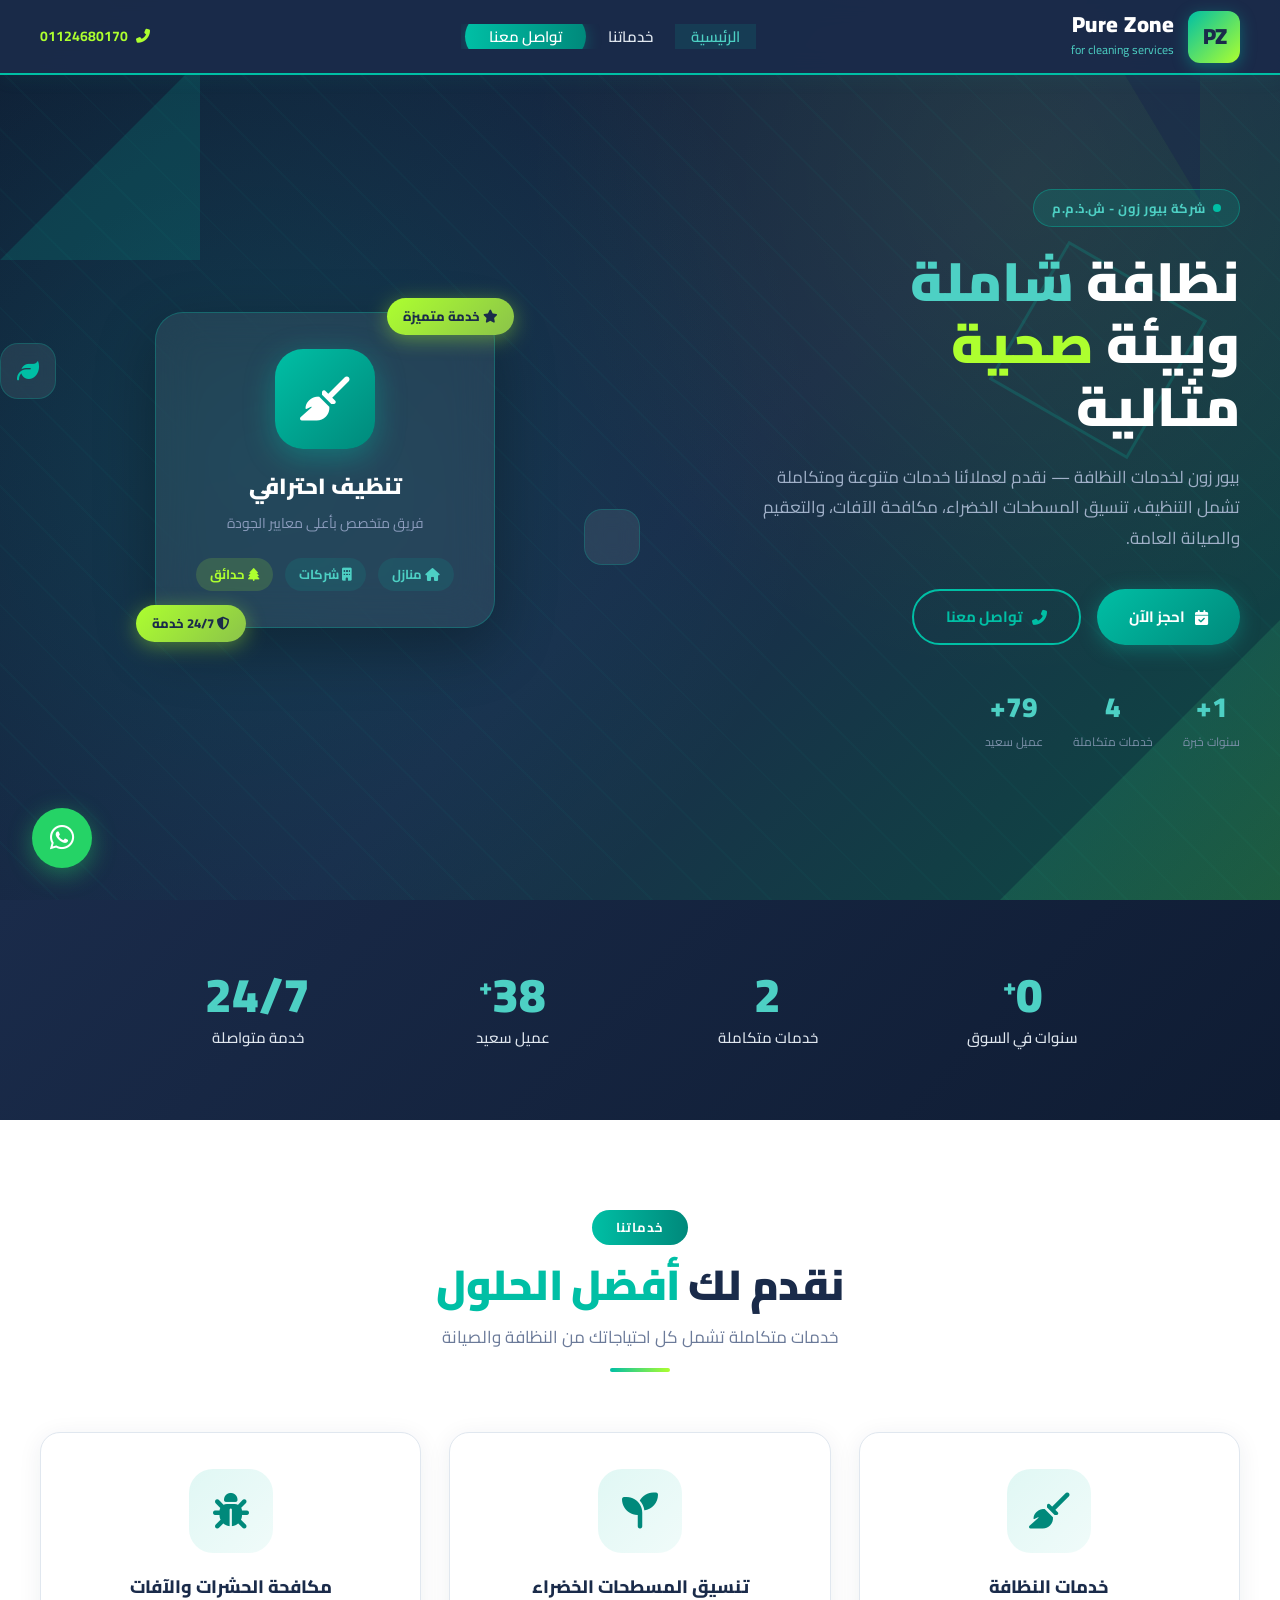
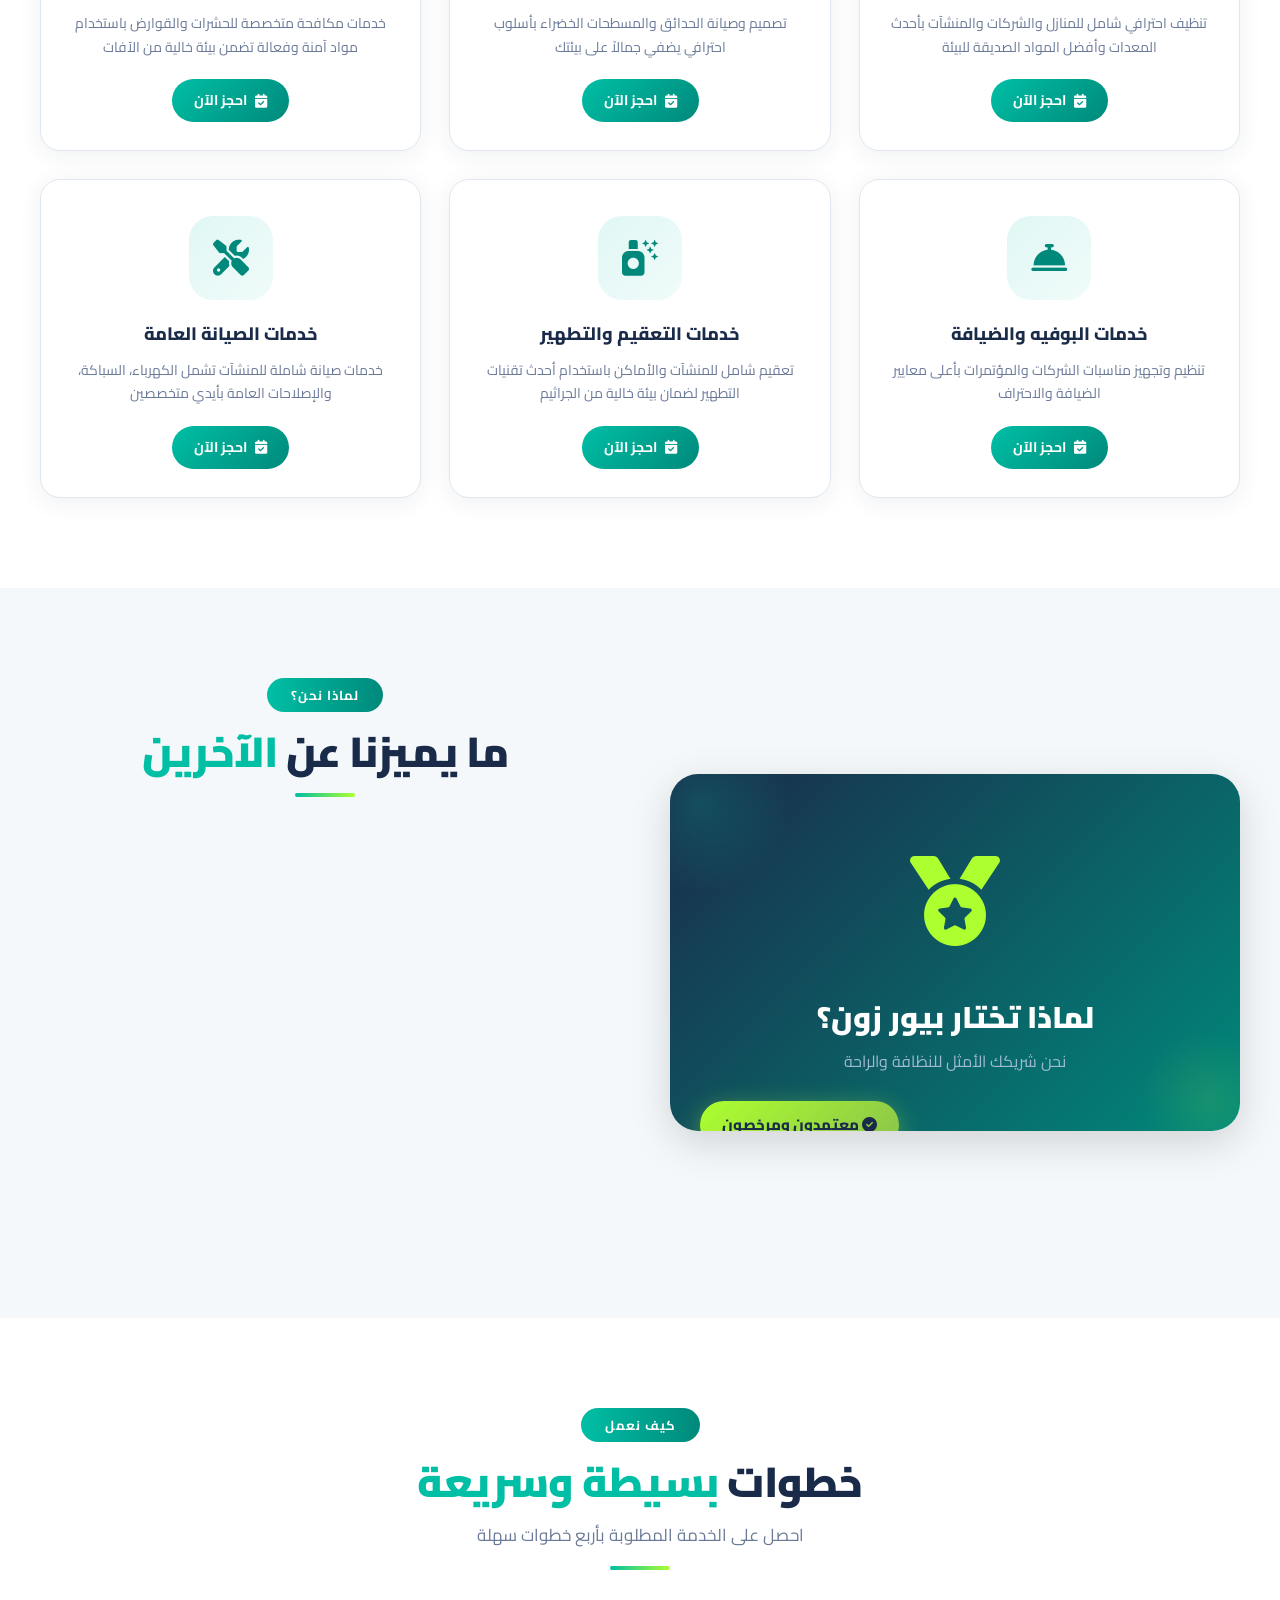
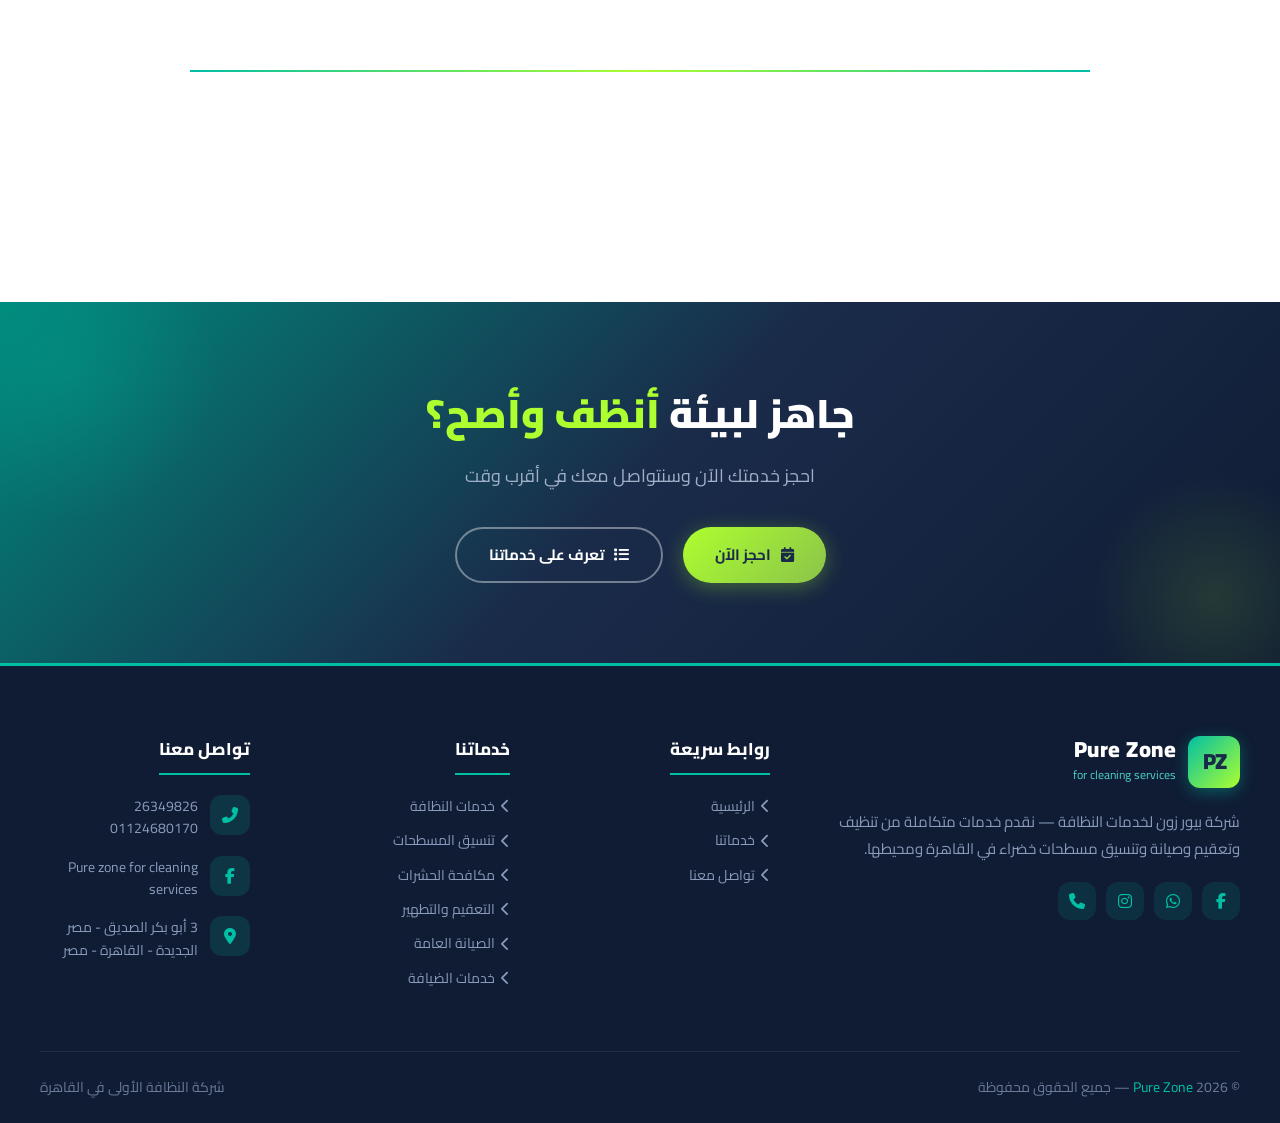
<file: index.html>
<!DOCTYPE html>
<html lang="ar" dir="rtl">
<head>
  <meta charset="UTF-8">
  <meta name="viewport" content="width=device-width, initial-scale=1.0">
  <title>بيور زون | لخدمات النظافة والتعقيم الشامل</title>
  <meta name="description" content="شركة بيور زون لخدمات النظافة - خدمات تنظيف، تعقيم، مكافحة حشرات، صيانة، وتنسيق مسطحات خضراء في القاهرة">
  <link rel="stylesheet" href="style.css">
  <link rel="stylesheet" href="https://cdnjs.cloudflare.com/ajax/libs/font-awesome/6.5.0/css/all.min.css">
</head>
<body>

  <!-- ===== NAVBAR ===== -->
  <nav class="navbar">
    <a href="index.html" class="navbar-brand">
      <div class="brand-logo">PZ</div>
      <div class="brand-text">
        <span class="name">Pure Zone</span>
        <span class="sub">for cleaning services</span>
      </div>
    </a>

    <ul class="nav-links">
      <li><a href="index.html">الرئيسية</a></li>
      <li><a href="#services">خدماتنا</a></li>
      <li><a href="https://wa.me/201019484929" class="nav-cta" target="_blank">تواصل معنا</a></li>
      <li class="nav-mobile-phone"><a href="tel:01124680170"><i class="fas fa-phone-alt"></i> 01124680170</a></li>
    </ul>

    <div class="nav-phone">
      <i class="fas fa-phone-alt"></i>
      <span>01124680170</span>
    </div>

    <div class="hamburger">
      <span></span><span></span><span></span>
    </div>
  </nav>

  <!-- ===== HERO ===== -->
  <section class="hero">
    <div class="hero-pattern"></div>
    <div class="hero-shape-1"></div>
    <div class="hero-shape-2"></div>
    <div class="hero-shape-3"></div>
    <div class="hero-shape-4"></div>

    <div class="hero-inner">
      <div class="hero-content">
        <div class="hero-badge animate-up">
          <span class="dot"></span>
          شركة بيور زون - ش.ذ.م.م
        </div>

        <h1 class="hero-title animate-up">
          نظافة <span class="highlight">شاملة</span><br>
          وبيئة <span class="lime">صحية</span><br>
          مثالية
        </h1>

        <p class="hero-desc animate-up">
          بيور زون لخدمات النظافة — نقدم لعملائنا خدمات متنوعة ومتكاملة تشمل
          التنظيف، تنسيق المسطحات الخضراء، مكافحة الآفات، والتعقيم والصيانة العامة.
        </p>

        <div class="hero-buttons animate-up">
          <a href="#services" class="btn btn-primary">
            <i class="fas fa-calendar-check"></i> احجز الآن
          </a>
          <a href="https://wa.me/201019484929" class="btn btn-outline">
            <i class="fas fa-phone-alt"></i> تواصل معنا
          </a>
        </div>

        <div class="hero-mini-stats animate-up">
          <div class="mini-stat">
            <div class="num"><span class="counter" data-target="2">0</span>+</div>
            <span class="lbl">سنوات خبرة</span>
          </div>
          <div class="mini-stat">
            <div class="num"><span class="counter" data-target="6">0</span></div>
            <span class="lbl">خدمات متكاملة</span>
          </div>
          <div class="mini-stat">
            <div class="num"><span class="counter" data-target="100">0</span>+</div>
            <span class="lbl">عميل سعيد</span>
          </div>
        </div>
      </div>

      <div class="hero-visual">
        <div class="hero-floating-icon" style="color:var(--teal)"><i class="fas fa-leaf"></i></div>
        <div class="hero-floating-icon" style="color:var(--lime)"><i class="fas fa-sparkles"></i></div>

        <div class="hero-card-main">
          <div class="hero-icon-main"><i class="fas fa-broom" style="color:var(--white)"></i></div>
          <h3>تنظيف احترافي</h3>
          <p>فريق متخصص بأعلى معايير الجودة</p>

          <div class="hero-badge-card top">
            <i class="fas fa-star"></i> خدمة متميزة
          </div>

          <div class="hero-card-tags">
            <span class="tag tag-teal"><i class="fas fa-house"></i> منازل</span>
            <span class="tag tag-teal"><i class="fas fa-building"></i> شركات</span>
            <span class="tag tag-lime"><i class="fas fa-tree"></i> حدائق</span>
          </div>

          <div class="hero-badge-card bottom">
            <i class="fas fa-shield-halved"></i> 24/7 خدمة
          </div>
        </div>
      </div>
    </div>
  </section>

  <!-- ===== STATS BAR ===== -->
  <div class="stats-bar">
    <div class="stats-grid">
      <div class="stat-item reveal">
        <div class="stat-num"><span class="counter" data-target="2">0</span><sup>+</sup></div>
        <div class="stat-label">سنوات في السوق</div>
      </div>
      <div class="stat-item reveal">
        <div class="stat-num"><span class="counter" data-target="6">0</span></div>
        <div class="stat-label">خدمات متكاملة</div>
      </div>
      <div class="stat-item reveal">
        <div class="stat-num"><span class="counter" data-target="100">0</span><sup>+</sup></div>
        <div class="stat-label">عميل سعيد</div>
      </div>
      <div class="stat-item reveal">
        <div class="stat-num">24/7</div>
        <div class="stat-label">خدمة متواصلة</div>
      </div>
    </div>
  </div>

  <!-- ===== SERVICES ===== -->
  <section class="section" id="services" style="scroll-margin-top: 80px">
    <div class="container">
      <div class="section-header">
        <span class="section-tag">خدماتنا</span>
        <h2>نقدم لك <span>أفضل الحلول</span></h2>
        <p>خدمات متكاملة تشمل كل احتياجاتك من النظافة والصيانة</p>
        <div class="divider"></div>
      </div>

      <div class="services-grid">

        <div class="service-card reveal">
          <div class="service-icon"><i class="fas fa-broom"></i></div>
          <h3>خدمات النظافة</h3>
          <p>تنظيف احترافي شامل للمنازل والشركات والمنشآت بأحدث المعدات وأفضل المواد الصديقة للبيئة</p>
          <div class="card-actions">
            <a href="Order.HTML?service=cleaning" class="btn-book"><i class="fas fa-calendar-check"></i> احجز الآن</a>
          </div>
        </div>

        <div class="service-card reveal">
          <div class="service-icon"><i class="fas fa-seedling"></i></div>
          <h3>تنسيق المسطحات الخضراء</h3>
          <p>تصميم وصيانة الحدائق والمسطحات الخضراء بأسلوب احترافي يضفي جمالاً على بيئتك</p>
          <div class="card-actions">
            <a href="Order.HTML?service=landscaping" class="btn-book"><i class="fas fa-calendar-check"></i> احجز الآن</a>
          </div>
        </div>

        <div class="service-card reveal">
          <div class="service-icon"><i class="fas fa-bug"></i></div>
          <h3>مكافحة الحشرات والآفات</h3>
          <p>خدمات مكافحة متخصصة للحشرات والقوارض باستخدام مواد آمنة وفعالة تضمن بيئة خالية من الآفات</p>
          <div class="card-actions">
            <a href="Order.HTML?service=pest-control" class="btn-book"><i class="fas fa-calendar-check"></i> احجز الآن</a>
          </div>
        </div>

        <div class="service-card reveal">
          <div class="service-icon"><i class="fas fa-bell-concierge"></i></div>
          <h3>خدمات البوفيه والضيافة</h3>
          <p>تنظيم وتجهيز مناسبات الشركات والمؤتمرات بأعلى معايير الضيافة والاحتراف</p>
          <div class="card-actions">
            <a href="Order.HTML?service=catering" class="btn-book"><i class="fas fa-calendar-check"></i> احجز الآن</a>
          </div>
        </div>

        <div class="service-card reveal">
          <div class="service-icon"><i class="fas fa-spray-can-sparkles"></i></div>
          <h3>خدمات التعقيم والتطهير</h3>
          <p>تعقيم شامل للمنشآت والأماكن باستخدام أحدث تقنيات التطهير لضمان بيئة خالية من الجراثيم</p>
          <div class="card-actions">
            <a href="Order.HTML?service=sterilization" class="btn-book"><i class="fas fa-calendar-check"></i> احجز الآن</a>
          </div>
        </div>

        <div class="service-card reveal">
          <div class="service-icon"><i class="fas fa-screwdriver-wrench"></i></div>
          <h3>خدمات الصيانة العامة</h3>
          <p>خدمات صيانة شاملة للمنشآت تشمل الكهرباء، السباكة، والإصلاحات العامة بأيدي متخصصين</p>
          <div class="card-actions">
            <a href="Order.HTML?service=maintenance" class="btn-book"><i class="fas fa-calendar-check"></i> احجز الآن</a>
          </div>
        </div>

      </div>

    </div>
  </section>

  <!-- ===== WHY US ===== -->
  <section class="section section-alt">
    <div class="container">
      <div class="why-grid">
        <div class="why-visual">
          <div class="why-img-box">
            <span class="why-big-icon"><i class="fas fa-medal" style="color:var(--lime)"></i></span>
            <h3>لماذا تختار بيور زون؟</h3>
            <p class="why-subtext">نحن شريكك الأمثل للنظافة والراحة</p>
            <div class="why-badge"><i class="fas fa-check-circle"></i> معتمدون ومرخصون</div>
          </div>
        </div>

        <div>
          <div class="section-header align-right mb-36">
            <span class="section-tag">لماذا نحن؟</span>
            <h2>ما يميزنا عن <span>الآخرين</span></h2>
            <div class="divider ml-auto mr-0"></div>
          </div>

          <ul class="why-features">
            <li class="why-feature-item reveal">
              <div class="why-feature-icon"><i class="fas fa-award"></i></div>
              <div class="why-feature-text">
                <h4>جودة عالية معتمدة</h4>
                <p>نلتزم بأعلى معايير الجودة في كل خدمة نقدمها مع استخدام أفضل المعدات والمواد</p>
              </div>
            </li>
            <li class="why-feature-item reveal">
              <div class="why-feature-icon"><i class="fas fa-users"></i></div>
              <div class="why-feature-text">
                <h4>فريق محترف ومدرب</h4>
                <p>فريقنا يتمتع بمظهر مهني لائق وتدريب عالي المستوى على أحدث تقنيات النظافة</p>
              </div>
            </li>
            <li class="why-feature-item reveal">
              <div class="why-feature-icon"><i class="fas fa-leaf"></i></div>
              <div class="why-feature-text">
                <h4>مواد صديقة للبيئة</h4>
                <p>نستخدم منتجات آمنة وصديقة للبيئة تضمن الحفاظ على صحة عائلتك وبيئتك</p>
              </div>
            </li>
            <li class="why-feature-item reveal">
              <div class="why-feature-icon"><i class="fas fa-clock"></i></div>
              <div class="why-feature-text">
                <h4>دقة في المواعيد</h4>
                <p>نلتزم بالمواعيد المتفق عليها ونحرص على إنجاز العمل في الوقت المحدد دون تأخير</p>
              </div>
            </li>
          </ul>
        </div>
      </div>
    </div>
  </section>

  <!-- ===== PROCESS ===== -->
  <section class="section">
    <div class="container">
      <div class="section-header">
        <span class="section-tag">كيف نعمل</span>
        <h2>خطوات <span>بسيطة وسريعة</span></h2>
        <p>احصل على الخدمة المطلوبة بأربع خطوات سهلة</p>
        <div class="divider"></div>
      </div>

      <div class="process-grid">
        <div class="process-step reveal">
          <div class="step-num">1</div>
          <h3>اختر خدمتك</h3>
          <p>تصفح خدماتنا واضغط "احجز الآن" للخدمة التي تريدها</p>
        </div>
        <div class="process-step reveal">
          <div class="step-num">2</div>
          <h3>أكمل بياناتك</h3>
          <p>أدخل بيانات التواصل والعنوان والوقت المفضل</p>
        </div>
        <div class="process-step reveal">
          <div class="step-num">3</div>
          <h3>أرسل طلبك</h3>
          <p>أرسل الطلب مباشرةً عبر واتساب بضغطة واحدة</p>
        </div>
        <div class="process-step reveal">
          <div class="step-num">4</div>
          <h3>نأتي إليك</h3>
          <p>يزور فريقنا موقعك وينفذ العمل بأعلى معايير الجودة</p>
        </div>
      </div>
    </div>
  </section>



  <!-- ===== CTA BANNER ===== -->
  <div class="cta-banner">
    <h2>جاهز لبيئة <span>أنظف وأصح؟</span></h2>
    <p>احجز خدمتك الآن وسنتواصل معك في أقرب وقت</p>
    <div class="cta-buttons">
      <a href="#services" class="btn btn-lime">
        <i class="fas fa-calendar-check"></i> احجز الآن
      </a>
      <a href="#services" class="btn btn-outline btn-outline-light">
        <i class="fas fa-list"></i> تعرف على خدماتنا
      </a>
    </div>
  </div>

  <!-- ===== FOOTER ===== -->
  <footer>
    <div class="footer-grid">
      <div class="footer-brand">
        <div class="logo-box">
          <div class="brand-logo">PZ</div>
          <div class="brand-text">
            <span class="name">Pure Zone</span>
            <span class="sub" style="color:var(--teal-light)">for cleaning services</span>
          </div>
        </div>
        <p>شركة بيور زون لخدمات النظافة — نقدم خدمات متكاملة من تنظيف وتعقيم وصيانة وتنسيق مسطحات خضراء في القاهرة ومحيطها.</p>
        <div class="social-links" style="margin-top:20px">
          <a href="https://www.facebook.com/purezone" aria-label="Facebook" target="_blank" rel="noopener"><i class="fab fa-facebook-f"></i></a>
          <a href="https://wa.me/201019484929" aria-label="WhatsApp" target="_blank"><i class="fab fa-whatsapp"></i></a>
          <a href="https://www.instagram.com/purezone" aria-label="Instagram" target="_blank" rel="noopener"><i class="fab fa-instagram"></i></a>
          <a href="tel:01124680170" aria-label="Phone"><i class="fas fa-phone"></i></a>
        </div>
      </div>

      <div>
        <div class="footer-heading">روابط سريعة</div>
        <ul class="footer-links">
          <li><a href="index.html"><i class="fas fa-chevron-left"></i> الرئيسية</a></li>
          <li><a href="#services"><i class="fas fa-chevron-left"></i> خدماتنا</a></li>
          <li><a href="https://wa.me/201019484929"><i class="fas fa-chevron-left"></i> تواصل معنا</a></li>
        </ul>
      </div>

      <div>
        <div class="footer-heading">خدماتنا</div>
        <ul class="footer-links">
          <li><a href="Order.HTML?service=cleaning"><i class="fas fa-chevron-left"></i> خدمات النظافة</a></li>
          <li><a href="Order.HTML?service=landscaping"><i class="fas fa-chevron-left"></i> تنسيق المسطحات</a></li>
          <li><a href="Order.HTML?service=pest-control"><i class="fas fa-chevron-left"></i> مكافحة الحشرات</a></li>
          <li><a href="Order.HTML?service=sterilization"><i class="fas fa-chevron-left"></i> التعقيم والتطهير</a></li>
          <li><a href="Order.HTML?service=maintenance"><i class="fas fa-chevron-left"></i> الصيانة العامة</a></li>
          <li><a href="Order.HTML?service=catering"><i class="fas fa-chevron-left"></i> خدمات الضيافة</a></li>
        </ul>
      </div>

      <div>
        <div class="footer-heading">تواصل معنا</div>
        <div class="footer-contact-item">
          <div class="icon"><i class="fas fa-phone-alt"></i></div>
          <div>
            <div>26349826</div>
            <div>01124680170</div>
          </div>
        </div>
        <div class="footer-contact-item">
          <div class="icon"><i class="fab fa-facebook-f"></i></div>
          <div>Pure zone for cleaning services</div>
        </div>
        <div class="footer-contact-item">
          <div class="icon"><i class="fas fa-map-marker-alt"></i></div>
          <div>3 أبو بكر الصديق - مصر الجديدة - القاهرة - مصر</div>
        </div>
      </div>
    </div>

    <div class="footer-bottom">
      <p>© 2026 <span>Pure Zone</span> — جميع الحقوق محفوظة</p>
      <p>شركة النظافة الأولى في القاهرة</p>
    </div>
  </footer>

  <!-- ===== WHATSAPP FLOAT BUTTON ===== -->
  <a href="https://wa.me/201019484929" class="whatsapp-float" target="_blank" aria-label="تواصل عبر واتساب">
    <i class="fab fa-whatsapp"></i>
  </a>

  <script src="index.js"></script>
</body>
</html>
</file>
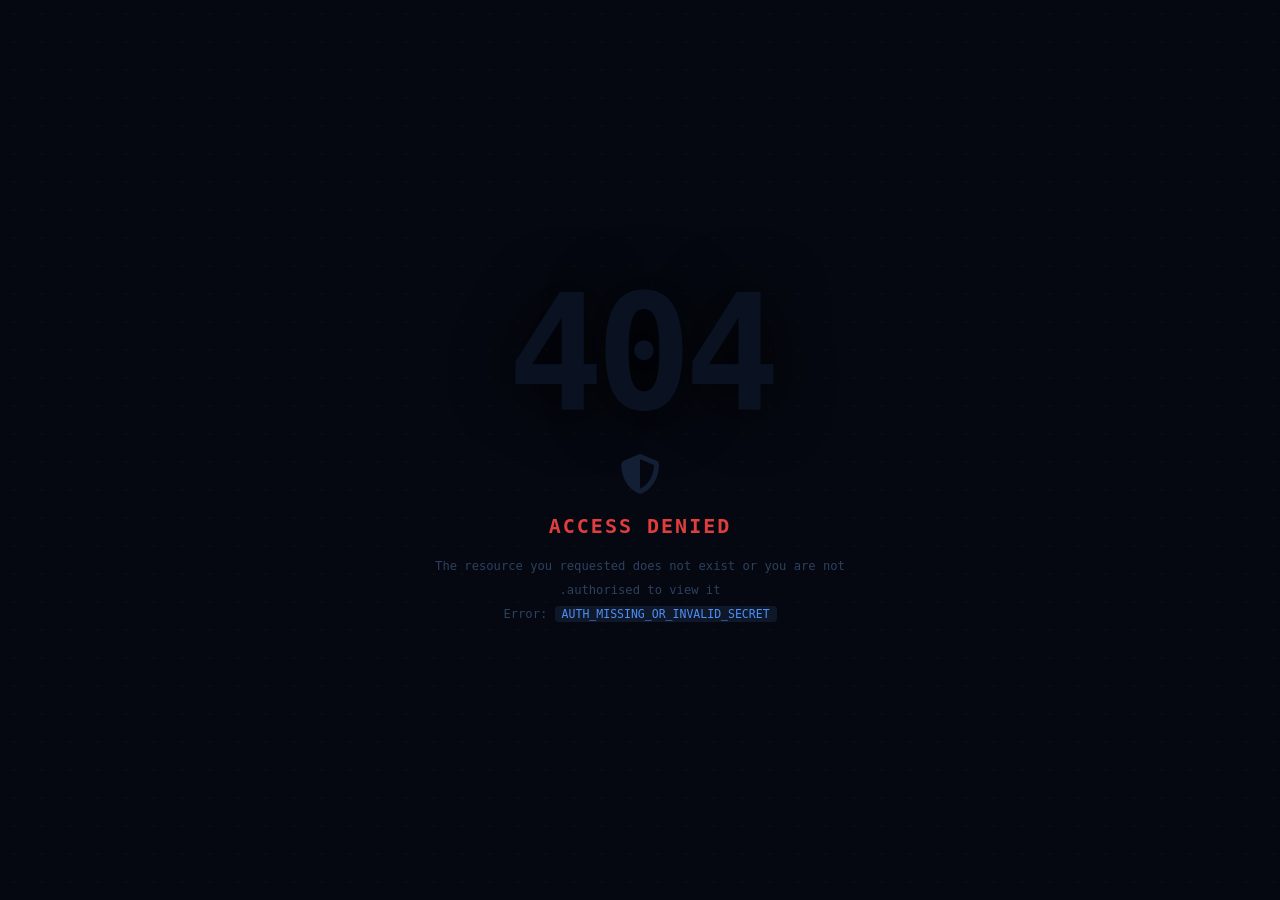
<file: internal-panel.html>
<!DOCTYPE html>
<html lang="ar" dir="rtl">
<head>
  <meta charset="UTF-8" />
  <meta name="viewport" content="width=device-width, initial-scale=1.0" />
  <title>لوحة التحكم | بيور زون</title>
  <link rel="preconnect" href="https://fonts.googleapis.com" />
  <link rel="preconnect" href="https://fonts.gstatic.com" crossorigin />
  <link href="https://fonts.googleapis.com/css2?family=IBM+Plex+Sans+Arabic:wght@300;400;500;600;700&family=JetBrains+Mono:wght@400;600&display=swap" rel="stylesheet" />
  <link rel="stylesheet" href="https://cdnjs.cloudflare.com/ajax/libs/font-awesome/6.5.0/css/all.min.css" />
  <style>
    /* ===== RESET ===== */
    *, *::before, *::after { box-sizing: border-box; margin: 0; padding: 0; }

    /* ===== DESIGN TOKENS ===== */
    :root {
      /* Backgrounds */
      --bg:          #080d14;
      --surface:     #0e1520;
      --surface-2:   #141d2c;
      --surface-3:   #1c2740;
      --border:      rgba(255,255,255,0.06);
      --border-2:    rgba(255,255,255,0.10);

      /* Text */
      --text:        #dce6f5;
      --text-dim:    #8899b4;
      --text-muted:  #4d6080;

      /* Brand */
      --teal:        #00d4e8;
      --teal-mid:    #00bcd4;
      --teal-dim:    rgba(0,212,232,0.10);
      --teal-glow:   rgba(0,212,232,0.20);

      /* Status */
      --pending:     #f5a623;
      --pending-bg:  rgba(245,166,35,0.10);
      --progress:    #4f8ef7;
      --progress-bg: rgba(79,142,247,0.10);
      --done:        #16c97a;
      --done-bg:     rgba(22,201,122,0.10);
      --danger:      #ff5c5c;
      --cancelled:    #e53e3e;
      --cancelled-bg: rgba(229,62,62,0.10);

      /* Shape */
      --radius:      12px;
      --radius-sm:   8px;
      --radius-xs:   5px;
    }

    /* ===== BASE ===== */
    body {
      font-family: 'IBM Plex Sans Arabic', Tahoma, Arial, sans-serif;
      background: var(--bg);
      color: var(--text);
      min-height: 100vh;
      font-size: 14px;
      /* Subtle dot-grid background */
      background-image: radial-gradient(rgba(0,212,232,0.04) 1px, transparent 1px);
      background-size: 28px 28px;
    }

    a { color: inherit; text-decoration: none; }

    /* ===== SCROLLBAR ===== */
    ::-webkit-scrollbar       { width: 6px; height: 6px; }
    ::-webkit-scrollbar-track { background: var(--bg); }
    ::-webkit-scrollbar-thumb { background: var(--surface-3); border-radius: 3px; }
    ::-webkit-scrollbar-thumb:hover { background: var(--teal-mid); }

    /* ===== SECURITY: DENIED PAGE ===== */
    .denied-wrap {
      min-height: 100vh;
      display: flex;
      flex-direction: column;
      align-items: center;
      justify-content: center;
      gap: 14px;
      text-align: center;
      padding: 24px;
      font-family: 'JetBrains Mono', monospace;
    }
    .denied-code {
      font-size: clamp(90px, 18vw, 160px);
      font-weight: 700;
      line-height: 1;
      letter-spacing: -8px;
      color: #0d1929;
      text-shadow: 0 2px 40px rgba(0,0,0,0.8);
    }
    .denied-icon { font-size: 2.8rem; color: #1a2a40; }
    .denied-title { font-size: 1.3rem; font-weight: 600; color: var(--danger); letter-spacing: 1px; }
    .denied-sub   { font-size: 0.78rem; color: var(--text-muted); line-height: 1.9; max-width: 420px; }
    .denied-sub code {
      background: var(--surface-2);
      color: var(--progress);
      padding: 2px 7px;
      border-radius: 4px;
      font-size: 0.75rem;
    }

    /* ===== HEADER ===== */
    .panel-header {
      position: sticky;
      top: 0;
      z-index: 200;
      height: 60px;
      background: rgba(8,13,20,0.88);
      backdrop-filter: blur(14px);
      -webkit-backdrop-filter: blur(14px);
      border-bottom: 1px solid var(--border);
      display: flex;
      align-items: center;
      justify-content: space-between;
      padding: 0 24px;
    }

    .hdr-brand {
      display: flex;
      align-items: center;
      gap: 11px;
    }

    .hdr-logo {
      width: 38px;
      height: 38px;
      background: linear-gradient(135deg, var(--teal-mid), #006d7a);
      border-radius: 10px;
      display: flex;
      align-items: center;
      justify-content: center;
      font-weight: 800;
      font-size: 0.82rem;
      color: #fff;
      letter-spacing: -0.5px;
      box-shadow: 0 0 16px rgba(0,188,212,0.3);
      flex-shrink: 0;
    }

    .hdr-titles .t-name {
      font-size: 0.92rem;
      font-weight: 700;
      color: var(--text);
      line-height: 1.2;
    }
    .hdr-titles .t-sub {
      font-size: 0.68rem;
      color: var(--text-muted);
      letter-spacing: 0.3px;
    }

    .hdr-actions {
      display: flex;
      align-items: center;
      gap: 10px;
    }

    .hdr-refresh-time {
      font-family: 'JetBrains Mono', monospace;
      font-size: 0.68rem;
      color: var(--text-muted);
      display: none;
    }
    .hdr-refresh-time.visible { display: block; }

    .hdr-live-dot {
      width: 8px;
      height: 8px;
      border-radius: 50%;
      background: var(--done);
      display: inline-block;
      margin-left: 6px;
      animation: livePulse 2s ease infinite;
    }
    @keyframes livePulse {
      0%,100% { opacity:1; box-shadow: 0 0 0 0 rgba(22,201,122,0.5); }
      50%      { opacity:0.6; box-shadow: 0 0 0 5px rgba(22,201,122,0); }
    }

    .btn-icon {
      width: 34px;
      height: 34px;
      background: var(--surface-2);
      border: 1px solid var(--border-2);
      border-radius: var(--radius-sm);
      color: var(--text-dim);
      cursor: pointer;
      display: flex;
      align-items: center;
      justify-content: center;
      transition: all 0.18s;
      font-size: 0.82rem;
      outline: none;
    }
    .btn-icon:hover {
      color: var(--teal);
      border-color: var(--teal-mid);
      background: var(--teal-dim);
    }
    .btn-icon.spinning i { animation: spin 0.8s linear infinite; }
    @keyframes spin { to { transform: rotate(360deg); } }

    /* ===== MAIN CONTAINER ===== */
    .panel-main {
      max-width: 1440px;
      margin: 0 auto;
      padding: 28px 22px 80px;
    }

    /* ===== PAGE TITLE ===== */
    .page-title {
      font-size: 1.2rem;
      font-weight: 700;
      color: var(--text);
      margin-bottom: 22px;
      display: flex;
      align-items: center;
      gap: 9px;
    }
    .page-title i { color: var(--teal); font-size: 1rem; }
    .page-title .order-count-badge {
      font-family: 'JetBrains Mono', monospace;
      font-size: 0.7rem;
      background: var(--teal-dim);
      color: var(--teal);
      border: 1px solid rgba(0,212,232,0.2);
      border-radius: 999px;
      padding: 2px 10px;
      font-weight: 600;
    }

    /* ===== STATS BAR ===== */
    .stats-bar {
      display: grid;
      grid-template-columns: repeat(5, 1fr);
      gap: 12px;
      margin-bottom: 24px;
    }

    .stat-card {
      background: var(--surface);
      border: 1px solid var(--border);
      border-radius: var(--radius);
      padding: 16px 18px;
      display: flex;
      align-items: center;
      gap: 13px;
      transition: transform 0.2s, border-color 0.2s;
      position: relative;
      overflow: hidden;
    }
    .stat-card::after {
      content: '';
      position: absolute;
      inset: 0;
      background: inherit;
      opacity: 0;
      transition: opacity 0.2s;
    }
    .stat-card:hover { transform: translateY(-2px); border-color: var(--border-2); }

    .stat-ico {
      width: 44px;
      height: 44px;
      border-radius: var(--radius-sm);
      display: flex;
      align-items: center;
      justify-content: center;
      font-size: 1rem;
      flex-shrink: 0;
    }
    .stat-ico.s-all       { background: var(--teal-dim);    color: var(--teal);     }
    .stat-ico.s-pending   { background: var(--pending-bg);  color: var(--pending);  }
    .stat-ico.s-progress  { background: var(--progress-bg); color: var(--progress); }
    .stat-ico.s-done      { background: var(--done-bg);     color: var(--done);     }
    .stat-ico.s-cancelled { background: var(--cancelled-bg); color: var(--cancelled); }

    .stat-data .num {
      font-family: 'JetBrains Mono', monospace;
      font-size: 1.6rem;
      font-weight: 600;
      line-height: 1;
      color: var(--text);
    }
    .stat-data .lbl {
      font-size: 0.7rem;
      color: var(--text-muted);
      margin-top: 3px;
      letter-spacing: 0.2px;
    }

    /* ===== FILTER BAR ===== */
    .filter-bar {
      display: flex;
      align-items: center;
      gap: 7px;
      margin-bottom: 20px;
      flex-wrap: wrap;
    }

    .filter-lbl {
      font-size: 0.72rem;
      color: var(--text-muted);
      margin-left: 4px;
    }

    .f-btn {
      padding: 6px 15px;
      border-radius: 999px;
      border: 1px solid var(--border-2);
      background: var(--surface);
      color: var(--text-dim);
      cursor: pointer;
      font-size: 0.78rem;
      font-family: inherit;
      font-weight: 500;
      transition: all 0.18s;
      display: flex;
      align-items: center;
      gap: 5px;
    }
    .f-btn:hover { border-color: var(--teal-mid); color: var(--teal); }
    .f-btn.active {
      background: var(--teal-dim);
      border-color: rgba(0,212,232,0.4);
      color: var(--teal);
      font-weight: 600;
    }
    .f-btn .f-count {
      font-family: 'JetBrains Mono', monospace;
      font-size: 0.65rem;
      background: rgba(255,255,255,0.07);
      border-radius: 999px;
      padding: 1px 6px;
    }
    .f-btn.active .f-count { background: rgba(0,212,232,0.15); }

    /* ===== ORDERS GRID ===== */
    .orders-grid {
      display: grid;
      grid-template-columns: repeat(auto-fill, minmax(320px, 1fr));
      gap: 16px;
      align-items: start;
    }

    /* ===== ORDER CARD ===== */
    .order-card {
      background: var(--surface);
      border: 1px solid var(--border);
      border-radius: var(--radius);
      overflow: hidden;
      display: flex;
      flex-direction: column;
      transition: transform 0.2s, box-shadow 0.2s, border-color 0.2s;
    }
    .order-card:hover {
      transform: translateY(-3px);
      border-color: var(--border-2);
      box-shadow: 0 12px 40px rgba(0,0,0,0.5);
    }

    /* Coloured top stripe */
    .card-stripe { height: 3px; width: 100%; }
    .order-card.s-pending  .card-stripe { background: var(--pending); }
    .order-card.s-progress .card-stripe { background: var(--progress); }
    .order-card.s-done     .card-stripe { background: var(--done); }
    .order-card.s-cancelled .card-stripe { background: var(--cancelled); }
    .order-card.s-pending  { border-top: none; }
    .order-card.s-progress { border-top: none; }
    .order-card.s-done     { border-top: none; }
    .order-card.s-cancelled { border-top: none; }

    /* Card header */
    .card-hdr {
      padding: 12px 15px 10px;
      display: flex;
      align-items: center;
      justify-content: space-between;
      border-bottom: 1px solid var(--border);
    }

    .order-id {
      font-family: 'JetBrains Mono', monospace;
      font-size: 0.68rem;
      color: var(--text-muted);
      letter-spacing: 0.5px;
    }

    .s-badge {
      display: inline-flex;
      align-items: center;
      gap: 5px;
      padding: 3px 10px;
      border-radius: 999px;
      font-size: 0.7rem;
      font-weight: 600;
      letter-spacing: 0.2px;
    }
    .s-badge i { font-size: 0.62rem; }
    .s-badge.s-pending  { background: var(--pending-bg);  color: var(--pending);  }
    .s-badge.s-progress { background: var(--progress-bg); color: var(--progress); }
    .s-badge.s-done     { background: var(--done-bg);     color: var(--done);     }
    .s-badge.s-cancelled { background: var(--cancelled-bg); color: var(--cancelled); }

    /* Pulsing dot for pending */
    .s-badge.s-pending i { animation: dotBlink 1.6s ease infinite; }
    @keyframes dotBlink { 0%,100%{opacity:1} 50%{opacity:0.2} }

    /* Card body */
    .card-body {
      padding: 14px 15px;
      flex: 1;
    }

    .c-name {
      font-size: 0.97rem;
      font-weight: 700;
      color: var(--text);
      margin-bottom: 12px;
      display: flex;
      align-items: center;
      gap: 7px;
    }
    .c-name i { color: var(--teal); font-size: 0.85rem; flex-shrink: 0; }

    .info-rows { display: flex; flex-direction: column; gap: 7px; }

    .info-row {
      display: flex;
      align-items: flex-start;
      gap: 8px;
      font-size: 0.78rem;
    }
    .info-row .ir-icon {
      width: 16px;
      text-align: center;
      color: var(--teal-mid);
      margin-top: 1px;
      flex-shrink: 0;
      font-size: 0.72rem;
    }
    .info-row .ir-val {
      color: var(--text-dim);
      flex: 1;
      line-height: 1.5;
    }
    .info-row .ir-val.ltr  { direction: ltr; text-align: right; font-family: 'JetBrains Mono', monospace; font-size: 0.74rem; }
    .info-row .ir-val.rtl  { direction: rtl; }
    .info-row a.ir-val { color: var(--teal); transition: color 0.15s; }
    .info-row a.ir-val:hover { color: var(--text); text-decoration: underline; }

    .card-ts {
      margin-top: 11px;
      padding-top: 10px;
      border-top: 1px solid var(--border);
      font-size: 0.67rem;
      color: var(--text-muted);
      font-family: 'JetBrains Mono', monospace;
      display: flex;
      align-items: center;
      gap: 6px;
    }
    .card-ts i { color: var(--text-muted); }

    /* Card footer — action buttons */
    .card-ftr {
      padding: 11px 15px;
      border-top: 1px solid var(--border);
      display: flex;
      gap: 8px;
    }

    .btn-act {
      flex: 1;
      padding: 8px 10px;
      border-radius: var(--radius-sm);
      border: 1px solid transparent;
      cursor: pointer;
      font-size: 0.75rem;
      font-weight: 600;
      font-family: inherit;
      display: flex;
      align-items: center;
      justify-content: center;
      gap: 5px;
      transition: all 0.18s;
      outline: none;
    }
    .btn-act:disabled {
      opacity: 0.28;
      cursor: not-allowed;
      pointer-events: none;
    }
    .btn-act i { font-size: 0.7rem; }

    .btn-progress {
      background: var(--progress-bg);
      color: var(--progress);
      border-color: rgba(79,142,247,0.2);
    }
    .btn-progress:hover:not(:disabled) {
      background: var(--progress);
      color: #fff;
      border-color: var(--progress);
      box-shadow: 0 0 14px rgba(79,142,247,0.35);
    }

    .btn-done {
      background: var(--done-bg);
      color: var(--done);
      border-color: rgba(22,201,122,0.2);
    }
    .btn-done:hover:not(:disabled) {
      background: var(--done);
      color: #fff;
      border-color: var(--done);
      box-shadow: 0 0 14px rgba(22,201,122,0.35);
    }

    .btn-cancel {
      background: var(--cancelled-bg);
      color: var(--cancelled);
      border: 1px solid rgba(229,62,62,0.2);
    }
    .btn-cancel:hover:not(:disabled) {
      background: var(--cancelled);
      color: #fff;
      border-color: var(--cancelled);
      box-shadow: 0 0 14px rgba(229,62,62,0.35);
    }

    /* ===== SKELETON LOADER ===== */
    .skel-card {
      background: var(--surface);
      border: 1px solid var(--border);
      border-radius: var(--radius);
      padding: 15px;
    }
    .skel {
      border-radius: var(--radius-xs);
      background: linear-gradient(
        90deg,
        var(--surface-2) 25%,
        var(--surface-3) 50%,
        var(--surface-2) 75%
      );
      background-size: 200% 100%;
      animation: shimmer 1.4s infinite;
    }
    @keyframes shimmer { to { background-position: -200% 0; } }
    .sk-bar { height: 12px; margin-bottom: 9px; }
    .sk-sm  { height: 9px; width: 60%; margin-bottom: 7px; }

    /* ===== STATE BOX (empty / error) ===== */
    .state-box {
      grid-column: 1 / -1;
      padding: 60px 20px;
      text-align: center;
      display: flex;
      flex-direction: column;
      align-items: center;
      gap: 10px;
    }
    .state-box .sb-icon {
      font-size: 2.8rem;
      color: var(--surface-3);
      margin-bottom: 6px;
    }
    .state-box .sb-title { font-size: 1rem; font-weight: 600; color: var(--text-dim); }
    .state-box .sb-sub   { font-size: 0.8rem; color: var(--text-muted); }
    .state-box .sb-retry {
      margin-top: 10px;
      padding: 7px 18px;
      background: var(--surface-2);
      border: 1px solid var(--border-2);
      border-radius: var(--radius-sm);
      color: var(--teal);
      cursor: pointer;
      font-size: 0.8rem;
      font-family: inherit;
      transition: all 0.18s;
    }
    .state-box .sb-retry:hover { background: var(--teal-dim); }

    /* ===== TOAST ===== */
    .toast {
      position: fixed;
      bottom: 24px;
      left: 50%;
      transform: translateX(-50%) translateY(90px);
      background: var(--surface-3);
      border: 1px solid var(--border-2);
      border-radius: var(--radius-sm);
      padding: 10px 20px;
      display: flex;
      align-items: center;
      gap: 9px;
      font-size: 0.82rem;
      color: var(--text);
      transition: transform 0.28s cubic-bezier(0.34,1.56,0.64,1);
      z-index: 9999;
      box-shadow: 0 8px 32px rgba(0,0,0,0.6);
      white-space: nowrap;
    }
    .toast.show { transform: translateX(-50%) translateY(0); }
    .toast.t-success i { color: var(--done); }
    .toast.t-error   i { color: var(--danger); }
    .toast.t-info    i { color: var(--teal); }

    /* ===== RESPONSIVE ===== */
    @media (max-width: 860px) {
      .stats-bar { grid-template-columns: repeat(3, 1fr); }
    }
    @media (max-width: 520px) {
      .stats-bar { grid-template-columns: 1fr 1fr; gap: 9px; }
      .panel-header { padding: 0 14px; }
      .panel-main   { padding: 18px 12px 60px; }
      .orders-grid  { grid-template-columns: 1fr; }
      .hdr-refresh-time { display: none !important; }
    }
  </style>
</head>
<body>

<!-- ================================================================
     SECURITY GATE — runs synchronously before any DOM content renders.
     Replaces the entire document with a 404 page if secret is wrong.
================================================================ -->
<script>
(function securityGate() {
  'use strict';
  var ok = (new URLSearchParams(window.location.search)).get('secret') === 'clean0123cc';
  if (ok) return; // ← auth passed, let the rest of the page load normally

  // Replace the full document with a styled 404 / Access Denied screen
  document.documentElement.innerHTML = [
    '<head>',
      '<meta charset="UTF-8"/>',
      '<meta name="viewport" content="width=device-width,initial-scale=1"/>',
      '<title>404 — Not Found</title>',
      '<link rel="stylesheet" href="https://cdnjs.cloudflare.com/ajax/libs/font-awesome/6.5.0/css/all.min.css"/>',
      '<style>',
        '*{margin:0;padding:0;box-sizing:border-box}',
        'body{font-family:\'JetBrains Mono\',monospace;background:#050810;color:#c8d4e8;',
             'min-height:100vh;display:flex;flex-direction:column;align-items:center;',
             'justify-content:center;gap:16px;text-align:center;padding:28px;',
             'background-image:radial-gradient(rgba(255,255,255,0.025) 1px,transparent 1px);',
             'background-size:28px 28px}',
        '.code{font-size:clamp(90px,18vw,160px);font-weight:700;line-height:1;letter-spacing:-8px;',
              'color:#0a1222;text-shadow:0 2px 60px rgba(0,0,0,0.9)}',
        '.ico{font-size:2.5rem;color:#131f35;margin:4px 0}',
        '.ttl{font-size:1.25rem;font-weight:600;color:#e03e3e;letter-spacing:2px}',
        '.msg{font-size:0.76rem;color:#2d4060;line-height:2;max-width:440px}',
        'code{background:#0e1828;color:#4f8ef7;padding:1px 7px;border-radius:4px;font-size:0.72rem}',
      '</style>',
    '</head>',
    '<body>',
      '<div class="code">404</div>',
      '<i class="fas fa-shield-halved ico"></i>',
      '<div class="ttl">ACCESS DENIED</div>',
      '<div class="msg">',
        'The resource you requested does not exist or you are not authorised to view it.<br/>',
        'Error: <code>AUTH_MISSING_OR_INVALID_SECRET</code>',
      '</div>',
    '</body>',
  ].join('');

  // Halt all subsequent script execution in this document
  throw new Error('[PureZone Panel] Access denied — invalid or missing ?secret parameter.');
})();
</script>

<!-- ================================================================
     Everything below only executes if the security gate passed.
================================================================ -->

<!-- ===== HEADER ===== -->
<header class="panel-header">
  <div class="hdr-brand">
    <div class="hdr-logo">PZ</div>
    <div class="hdr-titles">
      <div class="t-name">Pure Zone<span class="hdr-live-dot"></span></div>
      <div class="t-sub">لوحة متابعة الطلبات الداخلية</div>
    </div>
  </div>

  <div class="hdr-actions">
    <span class="hdr-refresh-time" id="lastRefreshTime"></span>
    <button class="btn-icon" id="btnRefresh" title="تحديث البيانات" onclick="loadOrders()">
      <i class="fas fa-arrows-rotate"></i>
    </button>
  </div>
</header>

<!-- ===== MAIN ===== -->
<main class="panel-main">

  <!-- Page title -->
  <div class="page-title">
    <i class="fas fa-table-list"></i>
    إدارة الطلبات الواردة
    <span class="order-count-badge" id="totalBadge">0 طلب</span>
  </div>

  <!-- Stats row -->
  <div class="stats-bar">
    <div class="stat-card">
      <div class="stat-ico s-all"><i class="fas fa-layer-group"></i></div>
      <div class="stat-data">
        <div class="num" id="statTotal">—</div>
        <div class="lbl">إجمالي الطلبات</div>
      </div>
    </div>
    <div class="stat-card">
      <div class="stat-ico s-pending"><i class="fas fa-hourglass-half"></i></div>
      <div class="stat-data">
        <div class="num" id="statPending">—</div>
        <div class="lbl">قيد الانتظار</div>
      </div>
    </div>
    <div class="stat-card">
      <div class="stat-ico s-progress"><i class="fas fa-person-digging"></i></div>
      <div class="stat-data">
        <div class="num" id="statProgress">—</div>
        <div class="lbl">جارٍ التنفيذ</div>
      </div>
    </div>
    <div class="stat-card">
      <div class="stat-ico s-done"><i class="fas fa-circle-check"></i></div>
      <div class="stat-data">
        <div class="num" id="statDone">—</div>
        <div class="lbl">تم الإنجاز</div>
      </div>
    </div>
    <div class="stat-card">
      <div class="stat-ico s-cancelled"><i class="fas fa-ban"></i></div>
      <div class="stat-data">
        <div class="num" id="statCancelled">—</div>
        <div class="lbl">مرفوض</div>
      </div>
    </div>
  </div>

  <!-- Filter bar -->
  <div class="filter-bar">
    <span class="filter-lbl">عرض:</span>
    <button class="f-btn active" data-filter="all"      onclick="setFilter('all',this)">
      الكل <span class="f-count" id="fc-all">0</span>
    </button>
    <button class="f-btn" data-filter="pending"  onclick="setFilter('pending',this)">
      <i class="fas fa-hourglass-half" style="font-size:.65rem"></i>
      قيد الانتظار <span class="f-count" id="fc-pending">0</span>
    </button>
    <button class="f-btn" data-filter="progress" onclick="setFilter('progress',this)">
      <i class="fas fa-play-circle" style="font-size:.65rem"></i>
      جارٍ التنفيذ <span class="f-count" id="fc-progress">0</span>
    </button>
    <button class="f-btn" data-filter="done"     onclick="setFilter('done',this)">
      <i class="fas fa-check-circle" style="font-size:.65rem"></i>
      منتهي <span class="f-count" id="fc-done">0</span>
    </button>
    <button class="f-btn" data-filter="cancelled" onclick="setFilter('cancelled',this)">
      <i class="fas fa-ban" style="font-size:.65rem"></i>
      مرفوض <span class="f-count" id="fc-cancelled">0</span>
    </button>
  </div>

  <!-- Cards grid -->
  <div class="orders-grid" id="ordersGrid">
    <!-- Initial skeleton placeholders -->
    <div class="skel-card">
      <div class="skel sk-bar" style="width:35%;margin-bottom:16px"></div>
      <div class="skel sk-bar"></div>
      <div class="skel sk-sm"></div>
      <div class="skel sk-sm" style="width:80%"></div>
      <div class="skel sk-sm" style="width:55%"></div>
    </div>
    <div class="skel-card">
      <div class="skel sk-bar" style="width:45%;margin-bottom:16px"></div>
      <div class="skel sk-bar"></div>
      <div class="skel sk-sm" style="width:70%"></div>
      <div class="skel sk-sm"></div>
      <div class="skel sk-sm" style="width:60%"></div>
    </div>
    <div class="skel-card">
      <div class="skel sk-bar" style="width:30%;margin-bottom:16px"></div>
      <div class="skel sk-bar" style="width:90%"></div>
      <div class="skel sk-sm" style="width:65%"></div>
      <div class="skel sk-sm"></div>
      <div class="skel sk-sm" style="width:50%"></div>
    </div>
  </div>

</main>

<!-- ===== TOAST ===== -->
<div class="toast" id="panelToast">
  <i id="toastIcon" class="fas fa-circle-check"></i>
  <span id="toastMsg">—</span>
</div>

<!-- ================================================================
     DASHBOARD LOGIC
================================================================ -->
<script>
'use strict';

// ▼ ─────────────────────────────────────────────────────────────
//   CONFIGURATION — paste your Apps Script /exec URL here
// ────────────────────────────────────────────────────────────── ▼
const SCRIPT_URL = 'https://script.google.com/macros/s/AKfycbwPuZidC3ejJvMiw8T99ryKySwC_FAQP2asyxFz1_D9G-cFCb69P7Q13-GRrNpdPIPVgg/exec';
// ▲ ──────────────────────────────────────────────────────────── ▲

// Status definitions
const STATUS = {
  'Pending':     { label: 'قيد الانتظار', cls: 's-pending',  icon: 'fa-hourglass-half' },
  'In Progress': { label: 'جارٍ التنفيذ', cls: 's-progress', icon: 'fa-person-digging' },
  'Done':        { label: 'تم الإنجاز',   cls: 's-done',     icon: 'fa-circle-check'   },
  'Cancelled':   { label: 'مرفوض',          cls: 's-cancelled', icon: 'fa-ban'            },
};

// App state
let allOrders     = [];
let currentFilter = 'all';
let toastTimer    = null;
let autoRefreshId = null;

/* ── Safely escape HTML ── */
function esc(s) {
  return String(s == null ? '' : s)
    .replace(/&/g,'&amp;').replace(/</g,'&lt;')
    .replace(/>/g,'&gt;').replace(/"/g,'&quot;');
}

/* ── Map status string to CSS class key ── */
function statusKey(status) {
  if (status === 'In Progress') return 'progress';
  if (status === 'Done')        return 'done';
  if (status === 'Cancelled')   return 'cancelled';
  return 'pending';
}

/* ================================================================
   loadOrders — GAS-aware two-stage timeout strategy.
   WHY TWO STAGES?
     GAS sends HTTP response HEADERS immediately but the BODY
     (your sheet data) arrives only after GAS finishes executing.
     On a cold start this can take 10-20 seconds. A single 8-second
     deadline fires before the body arrives and then blocks the result.
     Instead we:
       Stage 1 (8 s)  — warn "taking longer than expected" but keep waiting
       Stage 2 (25 s) — hard stop, show error, cancel everything
   If the body arrives between 8 s and 25 s, data still renders normally.
================================================================ */
function loadOrders() {
  var btn = document.getElementById('btnRefresh');
  if (btn) btn.classList.add('spinning');

  _setLoadMsg('⏳ جارٍ الاتصال بالخادم...');

  var settled  = false;   // true once we have data OR gave up completely
  var bodyArrived = false;

  // Stage 1: warn at 8 s but do NOT cancel
  var warn = setTimeout(function () {
    if (settled || bodyArrived) return;
    _setLoadMsg('⏳ الخادم يستجيب ببطء... جارٍ الانتظار (يحدث هذا عند أول طلب)');
  }, 8000);

  // Stage 2: hard stop at 25 s
  var hard = setTimeout(function () {
    if (settled) return;
    settled = true;
    clearTimeout(warn);
    if (btn) btn.classList.remove('spinning');
    _setLoadMsg('⚠️ انتهت مهلة الاتصال (25 ثانية)<br>' +
      '<small style="opacity:.65">تأكد أن Code.gs منشور كـ Web App ← Execute as: Me ← Anyone<br>' +
      'أو افتح الرابط مباشرة في المتصفح وأضف ?callback=test للتحقق</small>', true);
    showToast('error', 'انتهت مهلة الاتصال');
  }, 25000);

  function succeed(orders) {
    if (settled) return;        // hard stop already fired
    settled = true;
    clearTimeout(warn);
    clearTimeout(hard);
    if (btn) btn.classList.remove('spinning');
    allOrders = (orders || []).slice().reverse();
    renderOrders();
    updateStats();
    updateFilterCounts();
    updateRefreshTime();
  }

  function fail(msg) {
    if (settled) return;
    settled = true;
    clearTimeout(warn);
    clearTimeout(hard);
    if (btn) btn.classList.remove('spinning');
    _setLoadMsg(msg, true);
    showToast('error', 'فشل الاتصال');
  }

  // ── fetch attempt ───────────────────────────────────────────
  fetch(SCRIPT_URL + '?t=' + Date.now(), { cache: 'no-store' })
    .then(function (res) {
      _setLoadMsg('📥 استلام البيانات...');
      // Race the body read against 20 s — prevents silent forever-hang
      return Promise.race([
        res.text(),
        new Promise(function(_, rej) {
          setTimeout(function() { rej(new Error('body read timeout (20s)')); }, 20000);
        })
      ]);
    })
    .then(function (raw) {
      bodyArrived = true;
      var json;
      try { json = JSON.parse(raw); }
      catch (e) {
        fail('❌ الرد ليس JSON — الخادم أعاد:<br>' +
          '<small style="font-family:monospace;opacity:.7">' +
          raw.substring(0, 150).replace(/</g, '&lt;') + '</small>');
        return;
      }
      if (!json.success) { fail('❌ خطأ من الخادم: ' + (json.error || 'غير محدد')); return; }
      succeed(json.orders);
    })
    .catch(function (fetchErr) {
      // fetch itself failed (CORS) → try JSONP
      _setLoadMsg('🔄 JSONP... (' + fetchErr.message + ')');

      var cbName = '__pzCb_' + Date.now();
      var scr    = document.createElement('script');

      scr.onerror = function () {
        fail('❌ فشل fetch وJSONP.<br><small style="opacity:.65">fetch: ' + fetchErr.message + '</small>');
      };

      window[cbName] = function (json) {
        try { delete window[cbName]; } catch(e) {}
        try { if (scr.parentNode) scr.parentNode.removeChild(scr); } catch(e) {}
        if (!json || !json.success) { fail('❌ JSONP خطأ: ' + ((json && json.error) || '?')); return; }
        succeed(json.orders);
      };

      scr.src = SCRIPT_URL + '?callback=' + cbName + '&t=' + Date.now();
      document.head.appendChild(scr);
    });
}

/* _setLoadMsg — replace grid with a status / error message */
function _setLoadMsg(msg, isError) {
  var grid = document.getElementById('ordersGrid');
  if (!grid) return;
  grid.innerHTML =
    '<div class="state-box">' +
      (isError
        ? '<i class="fas fa-triangle-exclamation sb-icon" style="color:var(--danger)"></i>'
        : '<i class="fas fa-circle-notch fa-spin sb-icon" style="color:var(--teal)"></i>') +
      '<div class="sb-title">' + msg + '</div>' +
      (isError ? '<button class="sb-retry" onclick="loadOrders()">' +
        '<i class="fas fa-arrows-rotate"></i> إعادة المحاولة</button>' : '') +
    '</div>';
}

/* ================================================================
   renderOrders ================================================================
   renderOrders — build and inject order cards for current filter
================================================================ */
function renderOrders() {
  const grid = document.getElementById('ordersGrid');

  const list = currentFilter === 'all'
    ? allOrders
    : allOrders.filter(function(o){ return statusKey(o.status) === currentFilter; });

  if (list.length === 0) {
    grid.innerHTML = [
      '<div class="state-box">',
        '<i class="fas fa-inbox sb-icon"></i>',
        '<div class="sb-title">',
          currentFilter === 'all' ? 'لا توجد طلبات حتى الآن' : 'لا توجد طلبات بهذه الحالة',
        '</div>',
        '<div class="sb-sub">ستظهر الطلبات هنا فور ورودها</div>',
      '</div>',
    ].join('');
    return;
  }

  grid.innerHTML = list.map(buildCard).join('');
}

/* ================================================================
   buildCard — returns the full HTML string for one order card
================================================================ */
function buildCard(o) {
  var st     = STATUS[o.status] || STATUS['Pending'];
  var key    = statusKey(o.status);
  var isClosed = (o.status === 'Done' || o.status === 'Cancelled');
  var isProg = (o.status === 'In Progress');
  var num    = '#' + String(o.rowId - 1).padStart(4, '0');

  var altRow = o.altPhone
    ? '<div class="info-row">' +
        '<i class="fas fa-mobile-alt ir-icon"></i>' +
        '<a class="ir-val ltr" href="tel:' + esc(o.altPhone) + '">' + esc(o.altPhone) + '</a>' +
      '</div>'
    : '';

  return [
    '<div class="order-card ' + st.cls + '" id="card-' + o.rowId + '">',
      '<div class="card-stripe"></div>',

      '<div class="card-hdr">',
        '<span class="order-id">' + esc(num) + '</span>',
        '<span class="s-badge ' + key + '">',
          '<i class="fas ' + st.icon + '"></i>',
          st.label,
        '</span>',
      '</div>',

      '<div class="card-body">',
        '<div class="c-name">',
          '<i class="fas fa-user-circle"></i>',
          esc(o.fullName || '—'),
        '</div>',

        '<div class="info-rows">',
          '<div class="info-row">',
            '<i class="fas fa-phone-alt ir-icon"></i>',
            '<a class="ir-val ltr" href="tel:' + esc(o.primaryPhone) + '">' + esc(o.primaryPhone || '—') + '</a>',
          '</div>',
          altRow,
          '<div class="info-row">',
            '<i class="fas fa-map-marker-alt ir-icon"></i>',
            '<span class="ir-val rtl">' + esc(o.address || '—') + '</span>',
          '</div>',
          '<div class="info-row">',
            '<i class="fas fa-broom ir-icon"></i>',
            '<span class="ir-val rtl">' + esc(o.service || '—') + '</span>',
          '</div>',
          '<div class="info-row">',
            '<i class="fas fa-ruler-combined ir-icon"></i>',
            '<span class="ir-val ltr">' + esc(o.spaceArea || '—') + ' م²</span>',
          '</div>',
        '</div>',

        '<div class="card-ts">',
          '<i class="fas fa-calendar-alt"></i>',
          esc(o.timestamp || '—'),
        '</div>',
      '</div>',

      '<div class="card-ftr">',
        '<button',
          ' class="btn-act btn-progress"',
          ' onclick="updateStatus(' + o.rowId + ',\'In Progress\')"',
          (isProg || isClosed ? ' disabled' : ''),
        '>',
          '<i class="fas fa-play-circle"></i> بدء العمل',
        '</button>',
        '<button',
          ' class="btn-act btn-done"',
          ' onclick="updateStatus(' + o.rowId + ',\'Done\')"',
          (isClosed ? ' disabled' : ''),
        '>',
          '<i class="fas fa-circle-check"></i> تم الإنجاز',
        '</button>',
        '<button',
          ' class="btn-act btn-cancel"',
          ' onclick="cancelOrder(' + o.rowId + ')"',
          (isClosed ? ' disabled' : ''),
        '>',
          '<i class="fas fa-ban"></i> رفض الطلب',
        '</button>',
      '</div>',
    '</div>',
  ].join('');
}

/* ================================================================
   cancelOrder — asks for confirmation then delegates to updateStatus
================================================================ */
function cancelOrder(rowId) {
  if (!confirm('هل أنت متأكد من رفض هذا الطلب؟\nلا يمكن التراجع عن هذا الإجراء.')) return;
  updateStatus(rowId, 'Cancelled');
}

/* ================================================================
   updateStatus — optimistic UI update + background POST (no-cors)
================================================================ */
async function updateStatus(rowId, newStatus) {
  var order = allOrders.find(function(o){ return o.rowId === rowId; });
  if (!order) return;

  var prevStatus = order.status;

  // 1. Mutate local state immediately (optimistic)
  order.status = newStatus;

  // 2. Re-render this single card in-place
  var oldCard = document.getElementById('card-' + rowId);
  if (oldCard) oldCard.outerHTML = buildCard(order);

  // 3. Update stat counters
  updateStats();
  updateFilterCounts();

  // 4. Send the update to Google Sheets in the background
  //    JSON + text/plain is the only combo that reliably reaches
  //    GAS doPost via e.postData.contents with mode:'no-cors'
  try {
    await fetch(SCRIPT_URL, {
      method:  'POST',
      mode:    'no-cors',
      headers: { 'Content-Type': 'text/plain;charset=utf-8' },
      body:    JSON.stringify({
        action: 'updateStatus',
        rowId:  String(rowId),
        status: newStatus,
      }),
    });
    // With no-cors the response is always opaque (no readable body).
    // We treat reaching this point as a network-level success.
    showToast('success', 'تم التحديث: ' + (STATUS[newStatus] ? STATUS[newStatus].label : newStatus));

  } catch (err) {
    // True network failure — revert the optimistic update
    order.status = prevStatus;
    var revertCard = document.getElementById('card-' + rowId);
    if (revertCard) revertCard.outerHTML = buildCard(order);
    updateStats();
    updateFilterCounts();
    showToast('error', 'فشل الحفظ — تحقق من اتصالك بالإنترنت');
  }
}

/* ================================================================
   setFilter — switch the active filter and re-render cards
================================================================ */
function setFilter(filter, btn) {
  currentFilter = filter;
  document.querySelectorAll('.f-btn').forEach(function(b){ b.classList.remove('active'); });
  btn.classList.add('active');
  renderOrders();
}

/* ================================================================
   updateStats — refresh the four stat counter elements
================================================================ */
function updateStats() {
  var total    = allOrders.length;
  var pending  = allOrders.filter(function(o){ return o.status === 'Pending'; }).length;
  var progress = allOrders.filter(function(o){ return o.status === 'In Progress'; }).length;
  var done      = allOrders.filter(function(o){ return o.status === 'Done'; }).length;
  var cancelled = allOrders.filter(function(o){ return o.status === 'Cancelled'; }).length;

  document.getElementById('statTotal').textContent     = total;
  document.getElementById('statPending').textContent   = pending;
  document.getElementById('statProgress').textContent  = progress;
  document.getElementById('statDone').textContent      = done;
  document.getElementById('statCancelled').textContent = cancelled;

  var badge = document.getElementById('totalBadge');
  badge.textContent = total + ' طلب';
}

/* ================================================================
   updateFilterCounts — keep the little count pills on filter buttons
================================================================ */
function updateFilterCounts() {
  var total    = allOrders.length;
  var pending  = allOrders.filter(function(o){ return o.status === 'Pending'; }).length;
  var progress = allOrders.filter(function(o){ return o.status === 'In Progress'; }).length;
  var done      = allOrders.filter(function(o){ return o.status === 'Done'; }).length;
  var cancelled = allOrders.filter(function(o){ return o.status === 'Cancelled'; }).length;

  document.getElementById('fc-all').textContent       = total;
  document.getElementById('fc-pending').textContent   = pending;
  document.getElementById('fc-progress').textContent  = progress;
  document.getElementById('fc-done').textContent      = done;
  document.getElementById('fc-cancelled').textContent = cancelled;
}

/* ================================================================
   updateRefreshTime
================================================================ */
function updateRefreshTime() {
  var el  = document.getElementById('lastRefreshTime');
  var now = new Date();
  var fmt = now.toLocaleTimeString('ar-EG', { hour: '2-digit', minute: '2-digit', second: '2-digit' });
  el.textContent = 'آخر تحديث: ' + fmt;
  el.classList.add('visible');
}

/* ================================================================
   showError — replace the grid with an error state
================================================================ */
function showError(msg) {
  document.getElementById('ordersGrid').innerHTML = [
    '<div class="state-box">',
      '<i class="fas fa-triangle-exclamation sb-icon" style="color:var(--danger)"></i>',
      '<div class="sb-title">فشل تحميل البيانات</div>',
      '<div class="sb-sub">' + esc(msg) + '</div>',
      '<button class="sb-retry" onclick="loadOrders()"><i class="fas fa-arrows-rotate"></i> إعادة المحاولة</button>',
    '</div>',
  ].join('');
}

/* ================================================================
   showToast
================================================================ */
function showToast(type, msg) {
  var el   = document.getElementById('panelToast');
  var icon = document.getElementById('toastIcon');
  var text = document.getElementById('toastMsg');

  el.className = 'toast show t-' + type;
  icon.className = (type === 'success') ? 'fas fa-circle-check'
                 : (type === 'error')   ? 'fas fa-circle-exclamation'
                 : 'fas fa-circle-info';
  text.textContent = msg;

  clearTimeout(toastTimer);
  toastTimer = setTimeout(function(){ el.classList.remove('show'); }, 3600);
}

/* ================================================================
   Auto-refresh every 90 seconds so the dashboard stays current
   without the employee needing to manually refresh.
================================================================ */
autoRefreshId = setInterval(function() {
  // Only auto-refresh if we're not mid-load already
  if (!document.querySelector('.fa-circle-notch')) loadOrders();
}, 90 * 1000);

/* ================================================================
   Init
================================================================ */
loadOrders();
</script>
</body>
</html>
</file>
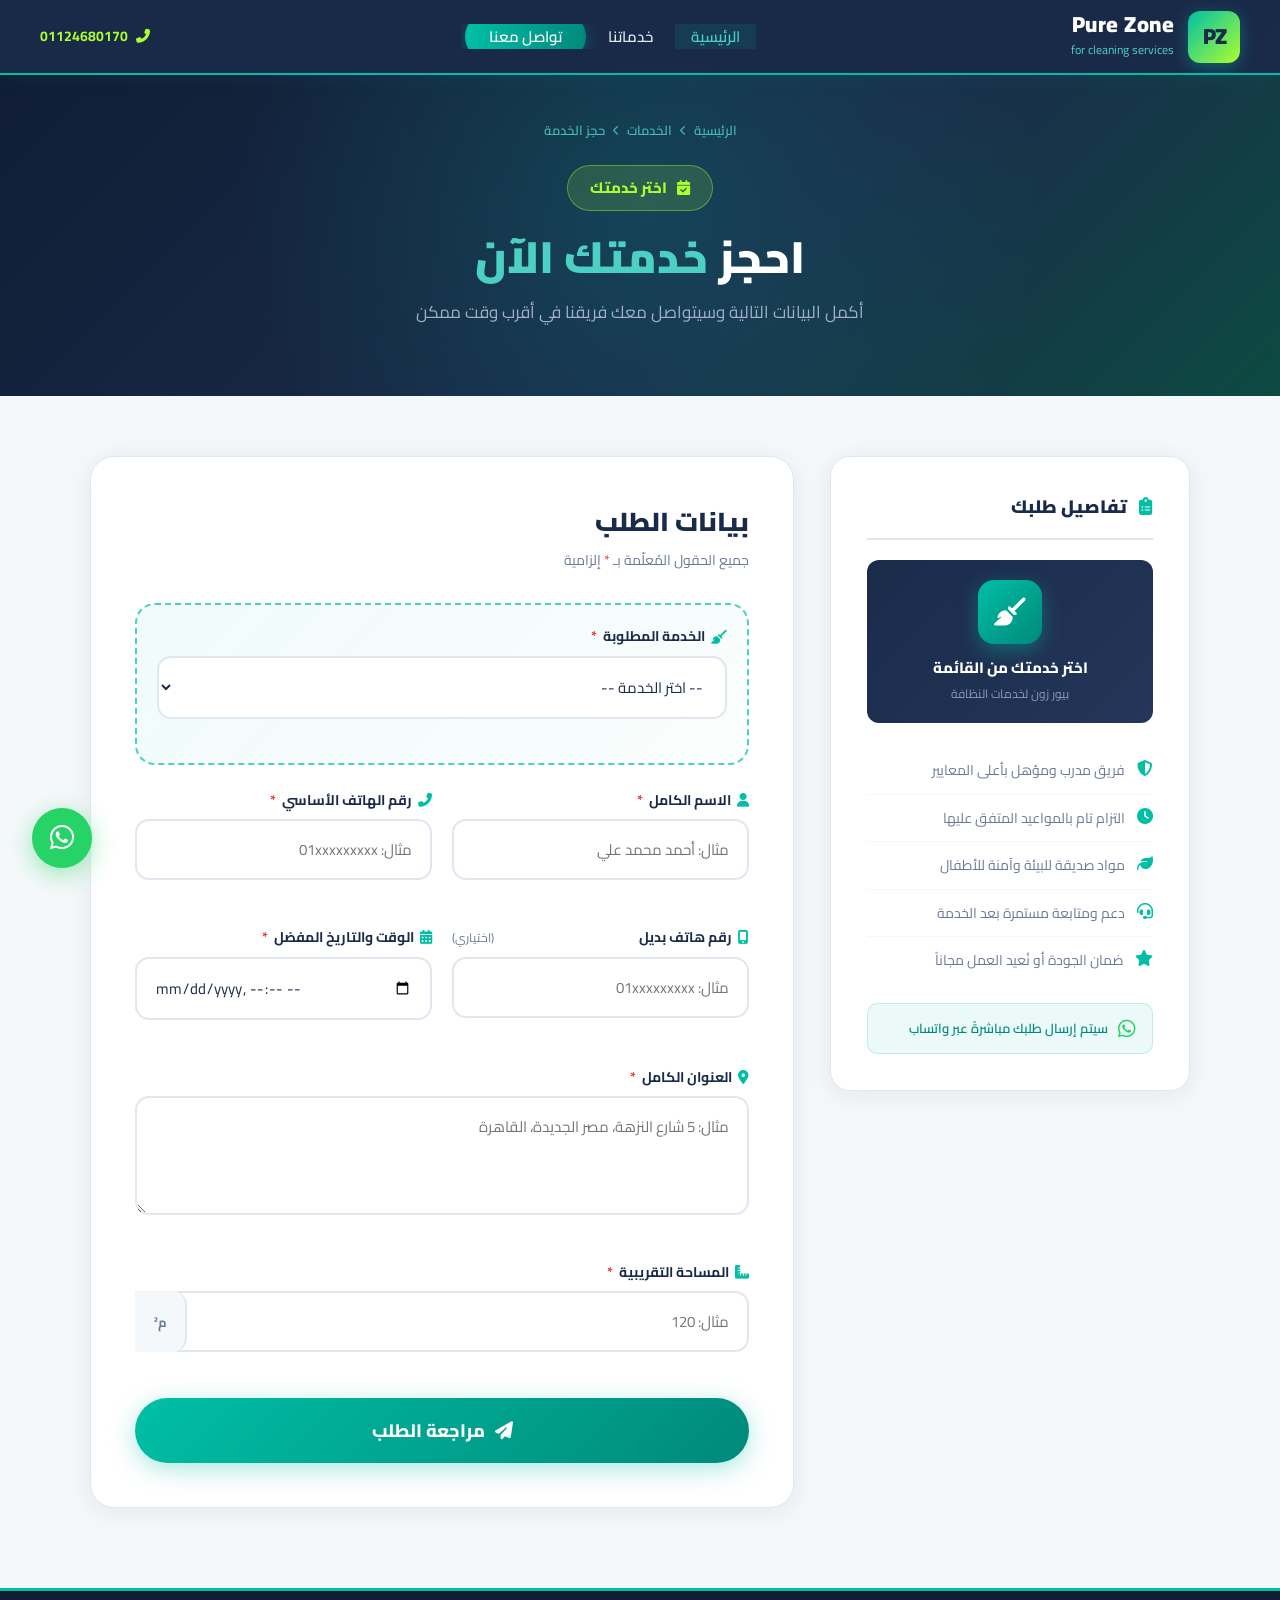
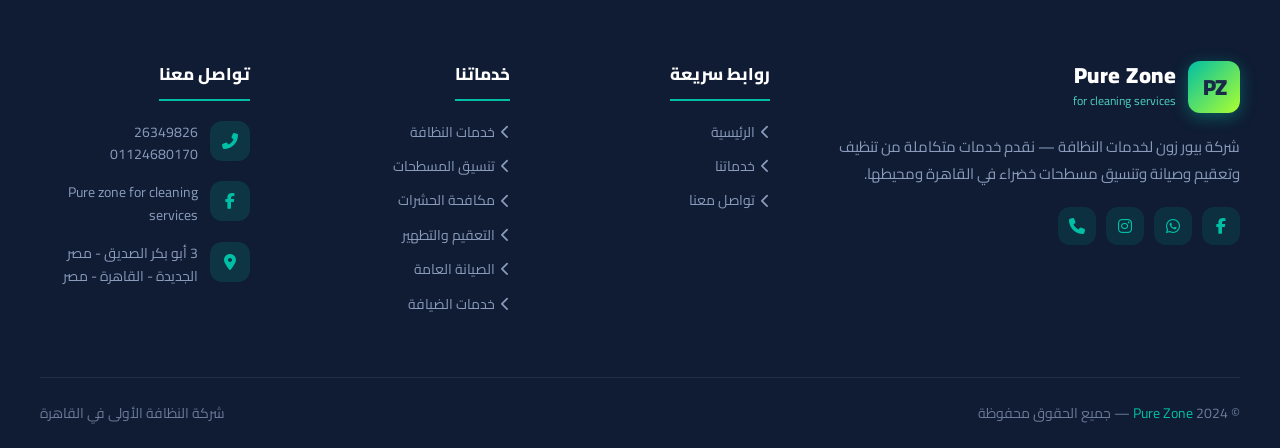
<file: Order.HTML>
<!DOCTYPE html>
<html lang="ar" dir="rtl">
<head>
  <meta charset="UTF-8">
  <meta name="viewport" content="width=device-width, initial-scale=1.0">
  <title>احجز خدمتك | بيور زون</title>
  <meta name="description" content="احجز خدمتك مع بيور زون — نظافة، تعقيم، مكافحة حشرات، صيانة وتنسيق حدائق في القاهرة">
  <link rel="stylesheet" href="style.css">
  <link rel="stylesheet" href="https://cdnjs.cloudflare.com/ajax/libs/font-awesome/6.5.0/css/all.min.css">
</head>
<body>

  <!-- ===== NAVBAR ===== -->
  <nav class="navbar">
    <a href="index.html" class="navbar-brand">
      <div class="brand-logo">PZ</div>
      <div class="brand-text">
        <span class="name">Pure Zone</span>
        <span class="sub">for cleaning services</span>
      </div>
    </a>

    <ul class="nav-links">
      <li><a href="index.html">الرئيسية</a></li>
      <li><a href="index.html#services">خدماتنا</a></li>
      <li><a href="https://wa.me/201019484929" class="nav-cta">تواصل معنا</a></li>
    </ul>

    <div class="nav-phone">
      <i class="fas fa-phone-alt"></i>
      <span>01124680170</span>
    </div>

    <div class="hamburger">
      <span></span><span></span><span></span>
    </div>
  </nav>

  <!-- ===== ORDER HERO ===== -->
  <section class="order-hero">
    <div class="order-hero-inner">

      <div class="order-breadcrumb">
        <a href="index.html">الرئيسية</a>
        <i class="fas fa-chevron-left"></i>
        <a href="index.html#services">الخدمات</a>
        <i class="fas fa-chevron-left"></i>
        <span>حجز الخدمة</span>
      </div>

      <div class="order-service-badge">
        <i class="fas fa-calendar-check" id="heroBadgeIcon"></i>
        <span id="heroBadgeText">اختر خدمتك</span>
      </div>

      <h1>احجز <span>خدمتك الآن</span></h1>
      <p>أكمل البيانات التالية وسيتواصل معك فريقنا في أقرب وقت ممكن</p>


    </div>
  </section>

  <!-- ===== ORDER SECTION ===== -->
  <section class="order-section">
    <div class="order-layout">

      <!-- Sidebar Info -->
      <aside class="order-info-card">
        <h3><i class="fas fa-clipboard-list" style="color:var(--teal);margin-left:8px"></i> تفاصيل طلبك</h3>

        <div class="selected-service-display">
          <div class="selected-service-icon" id="serviceIcon">
            <i class="fas fa-broom"></i>
          </div>
          <h4 id="serviceNameDisplay">الخدمة المحددة</h4>
          <p>بيور زون لخدمات النظافة</p>
        </div>

        <ul class="order-benefits-list">
          <li class="order-benefit">
            <i class="fas fa-shield-halved"></i>
            <span>فريق مدرب ومؤهل بأعلى المعايير</span>
          </li>
          <li class="order-benefit">
            <i class="fas fa-clock"></i>
            <span>التزام تام بالمواعيد المتفق عليها</span>
          </li>
          <li class="order-benefit">
            <i class="fas fa-leaf"></i>
            <span>مواد صديقة للبيئة وآمنة للأطفال</span>
          </li>
          <li class="order-benefit">
            <i class="fas fa-headset"></i>
            <span>دعم ومتابعة مستمرة بعد الخدمة</span>
          </li>
          <li class="order-benefit">
            <i class="fas fa-star"></i>
            <span>ضمان الجودة أو نُعيد العمل مجاناً</span>
          </li>
        </ul>

        <div class="order-contact-note">
          <i class="fab fa-whatsapp" style="font-size:20px;color:#25D366"></i>
          <span>سيتم إرسال طلبك مباشرةً عبر واتساب</span>
        </div>
      </aside>

      <!-- Order Form -->
      <div class="order-form-card">
        <h2>بيانات الطلب</h2>
        <p class="form-subtitle">جميع الحقول المُعلّمة بـ <span style="color:#e53e3e">*</span> إلزامية</p>

        <form id="orderForm" novalidate>

          <!-- Service selector (shown when no service param) + hidden input -->
          <div class="form-group" id="serviceSelectorGroup" style="display:none">
            <label for="serviceSelect">
              <i class="fas fa-broom"></i>
              الخدمة المطلوبة
              <span style="color:#e53e3e">*</span>
            </label>
            <select id="serviceSelect">
              <option value="">-- اختر الخدمة --</option>
              <option value="cleaning">خدمات النظافة</option>
              <option value="landscaping">تنسيق المسطحات الخضراء</option>
              <option value="pest-control">مكافحة الحشرات والآفات</option>
              <option value="catering">خدمات البوفيه والضيافة</option>
              <option value="sterilization">خدمات التعقيم والتطهير</option>
              <option value="maintenance">خدمات الصيانة العامة</option>
            </select>
            <div class="field-error" id="serviceSelectError"></div>
          </div>
          <input type="hidden" id="serviceInput" name="service">

          <!-- Row 1: Name + Primary Phone -->
          <div class="form-row">
            <div class="form-group">
              <label for="fullName">
                <i class="fas fa-user"></i>
                الاسم الكامل
                <span style="color:#e53e3e">*</span>
              </label>
              <input
                type="text"
                id="fullName"
                name="fullName"
                placeholder="مثال: أحمد محمد علي"
                autocomplete="name"
              >
              <div class="field-error" id="fullNameError"></div>
            </div>

            <div class="form-group">
              <label for="primaryPhone">
                <i class="fas fa-phone-alt"></i>
                رقم الهاتف الأساسي
                <span style="color:#e53e3e">*</span>
              </label>
              <input
                type="tel"
                id="primaryPhone"
                name="primaryPhone"
                placeholder="مثال: 01xxxxxxxxx"
                autocomplete="tel"
                dir="ltr"
              >
              <div class="field-error" id="primaryPhoneError"></div>
            </div>
          </div>

          <!-- Row 2: Alt Phone + Date/Time -->
          <div class="form-row">
            <div class="form-group">
              <label for="altPhone">
                <i class="fas fa-mobile-alt"></i>
                رقم هاتف بديل
                <span class="optional">(اختياري)</span>
              </label>
              <input
                type="tel"
                id="altPhone"
                name="altPhone"
                placeholder="مثال: 01xxxxxxxxx"
                dir="ltr"
              >
              <div class="field-error" id="altPhoneError"></div>
            </div>

            <div class="form-group">
              <label for="preferredTime">
                <i class="fas fa-calendar-alt"></i>
                الوقت والتاريخ المفضل
                <span style="color:#e53e3e">*</span>
              </label>
              <input
                type="datetime-local"
                id="preferredTime"
                name="preferredTime"
                dir="ltr"
              >
              <div class="field-error" id="preferredTimeError"></div>
            </div>
          </div>

          <!-- Address -->
          <div class="form-group">
            <label for="address">
              <i class="fas fa-map-marker-alt"></i>
              العنوان الكامل
              <span style="color:#e53e3e">*</span>
            </label>
            <textarea
              id="address"
              name="address"
              rows="3"
              placeholder="مثال: 5 شارع النزهة، مصر الجديدة، القاهرة"
            ></textarea>
            <div class="field-error" id="addressError"></div>
          </div>

          <!-- Space Area -->
          <div class="form-group">
            <label for="spaceArea">
              <i class="fas fa-ruler-combined"></i>
              المساحة التقريبية
              <span style="color:#e53e3e">*</span>
            </label>
            <div class="area-wrapper">
              <input
                type="number"
                id="spaceArea"
                name="spaceArea"
                placeholder="مثال: 120"
                min="1"
                max="99999"
                dir="ltr"
              >
              <div class="area-unit">م²</div>
            </div>
            <div class="field-error" id="spaceAreaError"></div>
          </div>

          <!-- Submit -->
          <button type="submit" class="btn-submit-order">
            <i class="fas fa-paper-plane"></i>
            مراجعة الطلب
          </button>

        </form>
      </div>

    </div>
  </section>

  <!-- ===== SUMMARY MODAL ===== -->
  <div class="modal-overlay" id="summaryModal" role="dialog" aria-modal="true" aria-labelledby="modalTitle">
    <div class="modal-card">

      <button class="modal-close" id="modalClose" aria-label="إغلاق">
        <i class="fas fa-times"></i>
      </button>

      <div class="modal-header">
        <h2 id="modalTitle">🎉 تمت مراجعة طلبك!</h2>
        <p>راجع بياناتك ثم أرسل الطلب عبر واتساب بضغطة واحدة</p>
      </div>

      <div class="modal-body">
        <div class="summary-block" id="summaryBlock"></div>
      </div>

      <div class="modal-footer">
        <button class="btn-copy" id="copyBtn">
          <i class="fas fa-copy"></i>
          نسخ النص
        </button>
        <a class="btn-whatsapp-send" id="whatsappBtn" href="javascript:void(0)" target="_blank" rel="noopener noreferrer">
          <i class="fab fa-whatsapp"></i>
          إرسال عبر واتساب
        </a>
      </div>

    </div>
  </div>

  <!-- ===== TOAST NOTIFICATION ===== -->
  <div class="toast-notification" id="toastNotification">
    <i class="fas fa-check-circle"></i>
    <span id="toastText">تم النسخ بنجاح!</span>
  </div>

  <!-- ===== FOOTER ===== -->
  <footer>
    <div class="footer-grid">
      <div class="footer-brand">
        <div class="logo-box">
          <div class="brand-logo">PZ</div>
          <div class="brand-text">
            <span class="name">Pure Zone</span>
            <span class="sub" style="color:var(--teal-light)">for cleaning services</span>
          </div>
        </div>
        <p>شركة بيور زون لخدمات النظافة — نقدم خدمات متكاملة من تنظيف وتعقيم وصيانة وتنسيق مسطحات خضراء في القاهرة ومحيطها.</p>
        <div class="social-links" style="margin-top:20px">
          <a href="https://www.facebook.com/purezone" aria-label="Facebook" target="_blank" rel="noopener"><i class="fab fa-facebook-f"></i></a>
          <a href="https://wa.me/201019484929" aria-label="WhatsApp" target="_blank"><i class="fab fa-whatsapp"></i></a>
          <a href="https://www.instagram.com/purezone" aria-label="Instagram" target="_blank" rel="noopener"><i class="fab fa-instagram"></i></a>
          <a href="tel:01124680170" aria-label="Phone"><i class="fas fa-phone"></i></a>
        </div>
      </div>

      <div>
        <div class="footer-heading">روابط سريعة</div>
        <ul class="footer-links">
          <li><a href="index.html"><i class="fas fa-chevron-left"></i> الرئيسية</a></li>
          <li><a href="index.html#services"><i class="fas fa-chevron-left"></i> خدماتنا</a></li>
          <li><a href="https://wa.me/201019484929"><i class="fas fa-chevron-left"></i> تواصل معنا</a></li>
        </ul>
      </div>

      <div>
        <div class="footer-heading">خدماتنا</div>
        <ul class="footer-links">
          <li><a href="order.html?service=cleaning"><i class="fas fa-chevron-left"></i> خدمات النظافة</a></li>
          <li><a href="order.html?service=landscaping"><i class="fas fa-chevron-left"></i> تنسيق المسطحات</a></li>
          <li><a href="order.html?service=pest-control"><i class="fas fa-chevron-left"></i> مكافحة الحشرات</a></li>
          <li><a href="order.html?service=sterilization"><i class="fas fa-chevron-left"></i> التعقيم والتطهير</a></li>
          <li><a href="order.html?service=maintenance"><i class="fas fa-chevron-left"></i> الصيانة العامة</a></li>
          <li><a href="order.html?service=catering"><i class="fas fa-chevron-left"></i> خدمات الضيافة</a></li>
        </ul>
      </div>

      <div>
        <div class="footer-heading">تواصل معنا</div>
        <div class="footer-contact-item">
          <div class="icon"><i class="fas fa-phone-alt"></i></div>
          <div>
            <div>26349826</div>
            <div>01124680170</div>
          </div>
        </div>
        <div class="footer-contact-item">
          <div class="icon"><i class="fab fa-facebook-f"></i></div>
          <div>Pure zone for cleaning services</div>
        </div>
        <div class="footer-contact-item">
          <div class="icon"><i class="fas fa-map-marker-alt"></i></div>
          <div>3 أبو بكر الصديق - مصر الجديدة - القاهرة - مصر</div>
        </div>
      </div>
    </div>

    <div class="footer-bottom">
      <p>© 2024 <span>Pure Zone</span> — جميع الحقوق محفوظة</p>
      <p>شركة النظافة الأولى في القاهرة</p>
    </div>
  </footer>

  <!-- ===== WHATSAPP FLOAT ===== -->
  <a href="https://wa.me/201019484929" class="whatsapp-float" target="_blank" aria-label="تواصل عبر واتساب">
    <i class="fab fa-whatsapp"></i>
  </a>

  <script src="index.js"></script>
  <script src="Order.js"></script>
</body>
</html>
</file>
<file: style.css>
/* ===== PURE ZONE — MAIN STYLESHEET ===== */
@import url('https://fonts.googleapis.com/css2?family=Cairo:wght@300;400;600;700;900&family=Tajawal:wght@300;400;500;700;900&display=swap');

/* ===== CSS VARIABLES ===== */
:root {
  --teal:        #00BFA5;
  --teal-dark:   #00897B;
  --teal-light:  #4DD0C4;
  --navy:        #1A2B4A;
  --navy-dark:   #0F1C33;
  --navy-light:  #243659;
  --lime:        #ADFF2F;
  --lime-dark:   #8BC34A;
  --white:       #FFFFFF;
  --gray-light:  #F5F8FA;
  --gray:        #E0E7EF;
  --gray-text:   #6B7A99;
  --dark-text:   #1A2B4A;
  --shadow:      0 8px 32px rgba(0,191,165,0.15);
  --shadow-navy: 0 8px 32px rgba(26,43,74,0.18);
  --radius:      20px;
  --radius-sm:   12px;
  --transition:  all 0.35s cubic-bezier(0.4,0,0.2,1);
}

/* ===== RESET ===== */
*, *::before, *::after { margin: 0; padding: 0; box-sizing: border-box; }

html { scroll-behavior: smooth; scroll-padding-top: 80px; }

body {
  font-family: 'Cairo', 'Tajawal', sans-serif;
  direction: rtl;
  background: var(--white);
  color: var(--dark-text);
  overflow-x: hidden;
  line-height: 1.6;
  -webkit-font-smoothing: antialiased;
  -moz-osx-font-smoothing: grayscale;
}

/* ===== GLOBAL HOVER EFFECTS ===== */
a, button, .btn, .service-card, .why-feature-item,
.social-links a, .whatsapp-float, .modal-close, .btn-copy, .btn-whatsapp-send {
  transition: var(--transition);
}

::selection {
  background: var(--teal);
  color: var(--white);
}

img { max-width: 100%; height: auto; display: block; }

/* ===== UTILITIES ===== */
.text-center { text-align: center; }
.mt-48       { margin-top: 48px; }
.mb-36       { margin-bottom: 36px; }
.align-right { text-align: right; }
.ml-auto     { margin-left: auto; }
.mr-0        { margin-right: 0; }

/* ===== SCROLLBAR ===== */
::-webkit-scrollbar       { width: 7px; }
::-webkit-scrollbar-track { background: var(--gray-light); }
::-webkit-scrollbar-thumb { background: var(--teal); border-radius: 10px; }
::-webkit-scrollbar-thumb:hover { background: var(--teal-dark); }

/* ===== FOCUS VISIBLE (accessibility) ===== */
:focus-visible {
  outline: 3px solid var(--teal);
  outline-offset: 2px;
  border-radius: 4px;
}

/* ===== NAVBAR ===== */
.navbar {
  position: fixed;
  inset: 0 0 auto 0;
  z-index: 1000;
  background: rgba(26,43,74,0.97);
  backdrop-filter: blur(12px);
  -webkit-backdrop-filter: blur(12px);
  border-bottom: 2px solid var(--teal);
  box-shadow: 0 2px 20px rgba(0,191,165,0.08);
  padding: 0 40px;
  height: 75px;
  display: flex;
  align-items: center;
  justify-content: space-between;
  transition: var(--transition);
}

.navbar.scrolled {
  height: 62px;
  background: rgba(15,28,51,0.99);
  box-shadow: var(--shadow-navy);
}

.navbar-brand {
  display: flex;
  align-items: center;
  gap: 14px;
  text-decoration: none;
}

.brand-logo {
  width: 52px;
  height: 52px;
  background: linear-gradient(135deg, var(--teal), var(--lime));
  border-radius: 12px;
  display: flex;
  align-items: center;
  justify-content: center;
  font-size: 22px;
  font-weight: 900;
  color: var(--navy);
  letter-spacing: -1px;
  box-shadow: 0 4px 16px rgba(0,191,165,0.4);
  flex-shrink: 0;
}

.brand-text          { color: var(--white); }
.brand-text .name    { font-size: 22px; font-weight: 900; letter-spacing: 0.5px; display: block; line-height: 1.1; }
.brand-text .sub     { font-size: 12px; color: var(--teal-light); font-weight: 400; }

.nav-links {
  display: flex;
  align-items: center;
  gap: 6px;
  list-style: none;
  overflow-x: auto;
  white-space: nowrap;
  scrollbar-width: none;
  -ms-overflow-style: none;
  cursor: grab;
  user-select: none;
  -webkit-user-select: none;
  padding: 0 4px;
}
.nav-links::-webkit-scrollbar { display: none; }
.nav-links.dragging { cursor: grabbing; scroll-behavior: auto; }
.nav-links.dragging a { pointer-events: none; }

.nav-links a {
  color: var(--gray);
  text-decoration: none;
  font-size: 15px;
  font-weight: 600;
  padding: 8px 16px;
  border-radius: 8px;
  transition: var(--transition);
  position: relative;
}

.nav-links a:hover,
.nav-links a.active {
  color: var(--teal-light);
  background: rgba(0,191,165,0.12);
}

/* Fixed: centering the active underline indicator */
.nav-links a.active::after {
  content: '';
  position: absolute;
  bottom: 2px;
  left: 50%;
  transform: translateX(-50%);
  width: 24px;
  height: 3px;
  background: var(--teal);
  border-radius: 2px;
}

.nav-cta {
  background: linear-gradient(90deg, var(--teal), var(--teal-dark)) !important;
  color: var(--white) !important;
  border-radius: 50px !important;
  padding: 9px 24px !important;
  box-shadow: 0 4px 16px rgba(0,191,165,0.3);
}
.nav-cta:hover {
  background: linear-gradient(90deg, var(--lime-dark), var(--teal)) !important;
  transform: scale(1.05);
}

.nav-phone {
  display: flex;
  align-items: center;
  gap: 8px;
  color: var(--lime);
  font-weight: 700;
  font-size: 14px;
}

.nav-mobile-phone { display: none; }

.hamburger {
  display: none;
  flex-direction: column;
  gap: 5px;
  cursor: pointer;
  padding: 8px;
  z-index: 1001;
}
.hamburger span {
  width: 26px;
  height: 3px;
  background: var(--teal);
  border-radius: 2px;
  transition: var(--transition);
  display: block;
}
.hamburger.active span:nth-child(1) { transform: translateY(8px) rotate(45deg); }
.hamburger.active span:nth-child(2) { opacity: 0; }
.hamburger.active span:nth-child(3) { transform: translateY(-8px) rotate(-45deg); }

/* ===== HERO ===== */
.hero {
  min-height: 100vh;
  background: linear-gradient(135deg, var(--navy-dark) 0%, var(--navy) 55%, #0D4A42 100%);
  display: flex;
  align-items: center;
  position: relative;
  overflow: hidden;
  padding: 100px 40px 60px;
}

.hero::before {
  content: '';
  position: absolute;
  inset: 0;
  background:
    radial-gradient(circle at 20% 50%, rgba(0,191,165,0.15) 0%, transparent 50%),
    radial-gradient(circle at 80% 20%, rgba(173,255,47,0.08) 0%, transparent 40%);
  pointer-events: none;
}

.hero-pattern {
  position: absolute;
  inset: 0;
  background-image: repeating-linear-gradient(
    45deg, transparent, transparent 40px,
    rgba(0,191,165,0.03) 40px, rgba(0,191,165,0.03) 42px
  );
  pointer-events: none;
}

.hero-shape-1 {
  position: absolute;
  top: 60px; left: 0;
  width: 0; height: 0;
  border-style: solid;
  border-width: 0 0 200px 200px;
  border-color: transparent transparent rgba(0,191,165,0.15) transparent;
}

.hero-shape-2 {
  position: absolute;
  top: 0; right: 80px;
  width: 0; height: 0;
  border-style: solid;
  border-width: 0 120px 200px 0;
  border-color: transparent rgba(26,43,74,0.6) transparent transparent;
}

.hero-shape-3 {
  position: absolute;
  bottom: 0; right: 0;
  width: 280px; height: 280px;
  background: linear-gradient(135deg, rgba(0,191,165,0.2), rgba(173,255,47,0.1));
  clip-path: polygon(100% 0, 100% 100%, 0 100%);
}

.hero-shape-4 {
  position: absolute;
  top: 30%; right: 8%;
  width: 160px; height: 160px;
  border: 3px solid rgba(0,191,165,0.2);
  transform: rotate(30deg);
  animation: float 6s ease-in-out infinite;
}

.hero-inner {
  max-width: 1200px;
  margin: 0 auto;
  display: grid;
  grid-template-columns: 1fr 1fr;
  gap: 60px;
  align-items: center;
  position: relative;
  z-index: 1;
  width: 100%;
}

.hero-badge {
  display: inline-flex;
  align-items: center;
  gap: 8px;
  background: rgba(0,191,165,0.15);
  border: 1px solid rgba(0,191,165,0.4);
  color: var(--teal-light);
  padding: 8px 18px;
  border-radius: 50px;
  font-size: 13px;
  font-weight: 700;
  margin-bottom: 24px;
  letter-spacing: 0.5px;
}

.hero-badge .dot {
  width: 8px; height: 8px;
  background: var(--teal);
  border-radius: 50%;
  animation: pulse 2s ease-in-out infinite;
}

.hero-title {
  font-size: 54px;
  font-weight: 900;
  color: var(--white);
  line-height: 1.15;
  margin-bottom: 24px;
}

.hero-title .highlight { color: var(--teal-light); }
.hero-title .lime      { color: var(--lime); }

.hero-desc {
  font-size: 17px;
  color: #A0B0C8;
  line-height: 1.8;
  margin-bottom: 36px;
  max-width: 500px;
}

.hero-buttons { display: flex; gap: 16px; flex-wrap: wrap; margin-bottom: 40px; }

.hero-mini-stats { display: flex; gap: 30px; flex-wrap: wrap; }

.mini-stat { text-align: center; }
.mini-stat .num { font-size: 28px; font-weight: 900; color: var(--teal-light); }
.mini-stat .lbl { font-size: 12px; color: #7A8FA8; display: block; margin-top: 2px; }

.hero-visual {
  position: relative;
  display: flex;
  justify-content: center;
  align-items: center;
}

.hero-card-main {
  background: rgba(255,255,255,0.07);
  backdrop-filter: blur(20px);
  -webkit-backdrop-filter: blur(20px);
  border: 1px solid rgba(0,191,165,0.3);
  border-radius: 28px;
  padding: 36px;
  width: 340px;
  text-align: center;
  position: relative;
  z-index: 2;
  box-shadow: 0 20px 60px rgba(0,0,0,0.3);
}

.hero-icon-main {
  width: 100px; height: 100px;
  background: linear-gradient(135deg, var(--teal), var(--teal-dark));
  border-radius: 28px;
  display: flex;
  align-items: center;
  justify-content: center;
  font-size: 44px;
  margin: 0 auto 20px;
  box-shadow: 0 8px 30px rgba(0,191,165,0.4);
  animation: float 4s ease-in-out infinite;
}

.hero-card-main h3 { font-size: 22px; font-weight: 900; color: var(--white); margin-bottom: 8px; }
.hero-card-main p  { color: #8A9BBC; font-size: 14px; line-height: 1.6; }

.hero-card-tags {
  margin-top: 24px;
  display: flex;
  gap: 12px;
  justify-content: center;
  flex-wrap: wrap;
}

.tag { padding: 6px 14px; border-radius: 20px; font-size: 13px; font-weight: 700; }
.tag-teal { background: rgba(0,191,165,0.12); color: var(--teal-light); }
.tag-lime { background: rgba(173,255,47,0.15); color: var(--lime); }

.hero-badge-card {
  position: absolute;
  background: linear-gradient(135deg, var(--lime), var(--lime-dark));
  color: var(--navy);
  font-weight: 800;
  font-size: 13px;
  padding: 8px 16px;
  border-radius: 50px;
  box-shadow: 0 4px 20px rgba(173,255,47,0.4);
}
.hero-badge-card.top    { top: -15px; right: -20px; }
.hero-badge-card.bottom { bottom: -15px; left: -20px; }

.hero-floating-icon {
  position: absolute;
  width: 56px; height: 56px;
  background: rgba(255,255,255,0.08);
  backdrop-filter: blur(10px);
  border: 1px solid rgba(0,191,165,0.25);
  border-radius: 18px;
  display: flex;
  align-items: center;
  justify-content: center;
  font-size: 22px;
}
.hero-floating-icon:nth-child(1) { top: 10%; left: -40px; animation: float 5s ease-in-out infinite; }
.hero-floating-icon:nth-child(2) { bottom: 20%; right: -30px; animation: float 4s ease-in-out infinite 1s; }

/* ===== SECTIONS ===== */
.section     { padding: 90px 40px; }
.section-alt { background: var(--gray-light); }
.section:target { animation: sectionGlow 0.8s ease; }
.container   { max-width: 1200px; margin: 0 auto; }

.section-header { text-align: center; margin-bottom: 60px; }

.section-tag {
  display: inline-block;
  background: linear-gradient(90deg, var(--teal), var(--teal-dark));
  color: var(--white);
  font-size: 13px;
  font-weight: 700;
  padding: 7px 24px;
  border-radius: 50px;
  margin-bottom: 16px;
  letter-spacing: 1px;
}

.section-header h2 { font-size: 42px; font-weight: 900; color: var(--navy); line-height: 1.15; letter-spacing: -0.5px; }
.section-header h2 span { color: var(--teal); }

.section-header p {
  font-size: 17px;
  color: var(--gray-text);
  margin-top: 14px;
  max-width: 600px;
  margin-left: auto;
  margin-right: auto;
  line-height: 1.7;
}

.divider {
  width: 60px;
  height: 4px;
  background: linear-gradient(90deg, var(--teal), var(--lime));
  border-radius: 2px;
  margin: 16px auto 0;
}

/* ===== SERVICES GRID ===== */
.services-grid {
  display: grid;
  grid-template-columns: repeat(3, 1fr);
  gap: 28px;
}

.service-card {
  background: var(--white);
  border-radius: var(--radius);
  padding: 36px 28px 28px;
  text-align: center;
  box-shadow: 0 4px 24px rgba(26,43,74,0.07);
  border: 1px solid var(--gray);
  transition: transform 0.4s cubic-bezier(0.34,1.56,0.64,1), box-shadow 0.4s ease, border-color 0.4s ease;
  position: relative;
  overflow: hidden;
  display: flex;
  flex-direction: column;
}

.service-card::before {
  content: '';
  position: absolute;
  top: 0; left: 0; right: 0;
  height: 4px;
  background: linear-gradient(90deg, var(--teal), var(--lime));
  transform: scaleX(0);
  transition: transform 0.5s cubic-bezier(0.34,1.56,0.64,1);
}

.service-card:hover {
  transform: translateY(-12px);
  box-shadow: 0 12px 40px rgba(0,191,165,0.18);
  border-color: var(--teal-light);
}

.service-card:hover::before { transform: scaleX(1); }

.service-icon {
  width: 84px; height: 84px;
  background: linear-gradient(135deg, rgba(0,191,165,0.12), rgba(0,191,165,0.06));
  border-radius: 24px;
  display: flex;
  align-items: center;
  justify-content: center;
  font-size: 36px;
  color: var(--teal-dark);
  margin: 0 auto 20px;
  transition: var(--transition);
}

.service-card:hover .service-icon {
  background: linear-gradient(135deg, var(--teal), var(--teal-dark));
  color: var(--white);
  box-shadow: 0 6px 24px rgba(0,191,165,0.35);
}

.service-card h3 { font-size: 18px; font-weight: 800; color: var(--navy); margin-bottom: 10px; }
.service-card p  { font-size: 14px; color: var(--gray-text); line-height: 1.7; flex: 1; }

/* Service Card Actions */
.card-actions {
  margin-top: 20px;
  display: flex;
  justify-content: center;
}

.btn-book {
  display: inline-flex;
  align-items: center;
  gap: 8px;
  background: linear-gradient(135deg, var(--teal), var(--teal-dark));
  color: var(--white);
  font-family: 'Cairo', sans-serif;
  font-size: 14px;
  font-weight: 700;
  padding: 10px 22px;
  border-radius: 50px;
  text-decoration: none;
  transition: transform 0.3s cubic-bezier(0.34,1.56,0.64,1), box-shadow 0.3s ease, background 0.3s ease;
  border: none;
  cursor: pointer;
  white-space: nowrap;
}

.btn-book:hover {
  background: linear-gradient(135deg, var(--lime-dark), var(--teal));
  color: var(--navy);
  transform: scale(1.06);
  box-shadow: 0 8px 28px rgba(0,191,165,0.45);
}

/* ===== WHY US ===== */
.why-grid { display: grid; grid-template-columns: 1fr 1fr; gap: 60px; align-items: center; }
.why-visual { position: relative; }

.why-img-box {
  background: linear-gradient(135deg, var(--navy), var(--teal-dark));
  border-radius: 28px;
  padding: 56px 44px;
  text-align: center;
  position: relative;
  overflow: hidden;
  box-shadow: 0 12px 40px rgba(0,0,0,0.15);
}

.why-img-box::before {
  content: '';
  position: absolute;
  top: -60px; left: -60px;
  width: 180px; height: 180px;
  background: radial-gradient(circle, rgba(0,191,165,0.2) 0%, transparent 70%);
  border-radius: 50%;
}

.why-img-box::after {
  content: '';
  position: absolute;
  bottom: -40px; right: -40px;
  width: 140px; height: 140px;
  background: radial-gradient(circle, rgba(173,255,47,0.12) 0%, transparent 70%);
  border-radius: 50%;
}

.why-big-icon { font-size: 90px; display: block; margin-bottom: 24px; position: relative; z-index: 1; animation: float 5s ease-in-out infinite; }
.why-img-box h3 { font-size: 30px; font-weight: 900; color: var(--white); position: relative; z-index: 1; line-height: 1.3; }
.why-subtext { color: #B0C4DE; margin-top: 12px; font-size: 16px; position: relative; z-index: 1; opacity: 0.9; }

.why-badge {
  position: absolute;
  background: linear-gradient(135deg, var(--lime), var(--lime-dark));
  color: var(--navy);
  font-weight: 800;
  font-size: 15px;
  padding: 12px 22px;
  border-radius: 50px;
  bottom: -18px; left: 30px;
  box-shadow: 0 6px 24px rgba(173,255,47,0.4);
  z-index: 2;
}

.why-features { list-style: none; }

.why-feature-item {
  display: flex;
  gap: 16px;
  align-items: flex-start;
  padding: 20px 16px;
  border-bottom: 1px solid var(--gray);
  border-radius: 12px;
  margin: 0 -16px;
  transition: background 0.3s ease;
}
.why-feature-item:last-child { border-bottom: none; }
.why-feature-item:hover { background: rgba(0,191,165,0.04); }

.why-feature-icon {
  width: 48px; height: 48px;
  background: linear-gradient(135deg, rgba(0,191,165,0.12), rgba(0,191,165,0.06));
  border-radius: 12px;
  display: flex;
  align-items: center;
  justify-content: center;
  font-size: 20px;
  flex-shrink: 0;
  color: var(--teal);
}

.why-feature-text h4 { font-size: 16px; font-weight: 800; color: var(--navy); margin-bottom: 4px; }
.why-feature-text p  { font-size: 14px; color: var(--gray-text); line-height: 1.6; }

/* ===== PROCESS ===== */
.process-grid {
  display: grid;
  grid-template-columns: repeat(4, 1fr);
  gap: 24px;
  position: relative;
}

.process-grid::before {
  content: '';
  position: absolute;
  top: 40px; left: 12.5%; right: 12.5%;
  height: 2px;
  background: linear-gradient(90deg, var(--teal), var(--lime), var(--teal));
  z-index: 0;
}

.process-step { text-align: center; position: relative; z-index: 1; }

.step-num {
  width: 84px; height: 84px;
  background: linear-gradient(135deg, var(--teal), var(--teal-dark));
  border-radius: 50%;
  display: flex;
  align-items: center;
  justify-content: center;
  font-size: 28px;
  font-weight: 900;
  color: var(--white);
  margin: 0 auto 20px;
  box-shadow: 0 8px 30px rgba(0,191,165,0.35);
  border: 4px solid var(--white);
}

.process-step h3 { font-size: 16px; font-weight: 800; color: var(--navy); margin-bottom: 8px; }
.process-step p  { font-size: 14px; color: var(--gray-text); line-height: 1.6; }

/* ===== STATS BAR ===== */
.stats-bar { background: linear-gradient(135deg, var(--navy), var(--navy-dark)); padding: 50px 40px; }

.stats-grid {
  display: grid;
  grid-template-columns: repeat(4, 1fr);
  gap: 20px;
  max-width: 1000px;
  margin: 0 auto;
  text-align: center;
}

.stat-item  { padding: 20px; }
.stat-num   { font-size: 48px; font-weight: 900; color: var(--teal-light); line-height: 1; }
.stat-num sup { font-size: 24px; }
.stat-label { color: var(--gray); font-size: 15px; margin-top: 8px; font-weight: 500; }

/* ===== CTA BANNER ===== */
.cta-banner {
  background: linear-gradient(135deg, var(--teal-dark) 0%, var(--navy) 50%, var(--navy-dark) 100%);
  padding: 80px 40px;
  text-align: center;
  position: relative;
  overflow: hidden;
}

.cta-banner::before {
  content: '';
  position: absolute;
  top: -80px; left: -80px;
  width: 300px; height: 300px;
  background: radial-gradient(circle, rgba(0,191,165,0.2) 0%, transparent 70%);
  border-radius: 50%;
}

.cta-banner::after {
  content: '';
  position: absolute;
  bottom: -60px; right: -60px;
  width: 250px; height: 250px;
  background: radial-gradient(circle, rgba(173,255,47,0.12) 0%, transparent 70%);
  border-radius: 50%;
}

.cta-banner h2       { font-size: 40px; font-weight: 900; color: var(--white); margin-bottom: 16px; position: relative; z-index: 1; }
.cta-banner h2 span  { color: var(--lime); }
.cta-banner p        { font-size: 18px; color: #A0B0C8; margin-bottom: 36px; position: relative; z-index: 1; }
.cta-buttons         { display: flex; justify-content: center; gap: 20px; flex-wrap: wrap; position: relative; z-index: 1; }

/* ===== BUTTONS ===== */
.btn {
  display: inline-flex;
  align-items: center;
  gap: 10px;
  padding: 14px 32px;
  border-radius: 50px;
  font-family: 'Cairo', sans-serif;
  font-size: 15px;
  font-weight: 700;
  cursor: pointer;
  text-decoration: none;
  transition: transform 0.3s cubic-bezier(0.34,1.56,0.64,1), box-shadow 0.3s ease, background 0.3s ease;
  border: none;
  outline: none;
}

.btn-large { font-size: 17px; padding: 16px 40px; }

.btn-primary {
  background: linear-gradient(135deg, var(--teal), var(--teal-dark));
  color: var(--white);
  box-shadow: 0 4px 20px rgba(0,191,165,0.35);
}
.btn-primary:hover {
  background: linear-gradient(135deg, var(--teal-dark), var(--navy));
  transform: scale(1.05);
  box-shadow: 0 8px 30px rgba(0,191,165,0.45);
}

.btn-outline {
  background: transparent;
  color: var(--teal);
  border: 2px solid var(--teal);
}
.btn-outline:hover {
  background: var(--teal);
  color: var(--white);
  transform: scale(1.05);
}
.btn-outline-light { color: var(--white); border-color: rgba(255,255,255,0.4); }

.btn-lime {
  background: linear-gradient(135deg, var(--lime), var(--lime-dark));
  color: var(--navy);
  box-shadow: 0 4px 20px rgba(173,255,47,0.3);
}
.btn-lime:hover {
  transform: scale(1.05);
  box-shadow: 0 8px 30px rgba(173,255,47,0.4);
}

/* ===== FOOTER ===== */
footer {
  background: var(--navy-dark);
  color: var(--white);
  padding: 70px 40px 0;
  border-top: 3px solid var(--teal);
}

.footer-grid {
  max-width: 1200px;
  margin: 0 auto;
  display: grid;
  grid-template-columns: 2fr 1fr 1fr 1fr;
  gap: 50px;
  padding-bottom: 50px;
}

.footer-brand .logo-box { display: flex; align-items: center; gap: 12px; margin-bottom: 20px; }
.footer-brand p { color: #8A9BBC; font-size: 15px; line-height: 1.8; }

.footer-heading {
  font-size: 17px;
  font-weight: 800;
  color: var(--white);
  margin-bottom: 20px;
  padding-bottom: 10px;
  border-bottom: 2px solid var(--teal);
  display: inline-block;
}

.footer-links { list-style: none; }
.footer-links li { margin-bottom: 12px; }
.footer-links a {
  color: #8A9BBC;
  text-decoration: none;
  font-size: 14px;
  transition: var(--transition);
  display: flex;
  align-items: center;
  gap: 6px;
}
.footer-links a:hover { color: var(--teal-light); padding-right: 4px; }

.footer-contact-item { display: flex; align-items: flex-start; gap: 12px; margin-bottom: 16px; color: #8A9BBC; font-size: 14px; line-height: 1.6; }
.footer-contact-item .icon {
  width: 40px; height: 40px;
  background: rgba(0,191,165,0.15);
  border-radius: 12px;
  display: flex;
  align-items: center;
  justify-content: center;
  color: var(--teal);
  font-size: 16px;
  flex-shrink: 0;
}

.footer-bottom {
  border-top: 1px solid rgba(255,255,255,0.08);
  padding: 24px 0;
  display: flex;
  justify-content: space-between;
  align-items: center;
  max-width: 1200px;
  margin: 0 auto;
}
.footer-bottom p       { color: #6B7A99; font-size: 14px; }
.footer-bottom p span  { color: var(--teal); }

.social-links { display: flex; gap: 10px; }
.social-links a {
  width: 38px; height: 38px;
  background: rgba(0,191,165,0.12);
  border-radius: 8px;
  display: flex;
  align-items: center;
  justify-content: center;
  color: var(--teal);
  font-size: 16px;
  text-decoration: none;
  transition: var(--transition);
}
.social-links a {
  border-radius: 12px;
}
.social-links a:hover { background: var(--teal); color: var(--white); transform: translateY(-4px) scale(1.05); }

/* ===== WHATSAPP FLOATING BUTTON ===== */
.whatsapp-float {
  position: fixed;
  bottom: 32px;
  left: 32px;
  width: 60px;
  height: 60px;
  background: #25D366;
  border-radius: 50%;
  display: flex;
  align-items: center;
  justify-content: center;
  font-size: 28px;
  color: var(--white);
  text-decoration: none;
  box-shadow: 0 6px 24px rgba(37,211,102,0.45);
  z-index: 999;
  transition: var(--transition);
  animation: pulse-green 3s ease-in-out infinite;
}

.whatsapp-float:hover {
  transform: scale(1.12);
  box-shadow: 0 10px 32px rgba(37,211,102,0.55);
}

/* ===== ANIMATIONS ===== */
@keyframes fadeInUp  { from { opacity: 0; transform: translateY(30px); } to { opacity: 1; transform: translateY(0); } }
@keyframes pulse     { 0%,100% { transform: scale(1); } 50% { transform: scale(1.1); } }
@keyframes float     { 0%,100% { transform: translateY(0); } 50% { transform: translateY(-12px); } }
@keyframes pulse-green { 0%,100% { box-shadow: 0 6px 24px rgba(37,211,102,0.45); } 50% { box-shadow: 0 6px 40px rgba(37,211,102,0.7); } }
@keyframes modalIn   { from { opacity: 0; transform: translateY(30px) scale(0.95); } to { opacity: 1; transform: translateY(0) scale(1); } }
@keyframes sectionGlow {
  0%   { box-shadow: inset 0 0 0 0 rgba(0,191,165,0); }
  50%  { box-shadow: inset 0 0 60px 20px rgba(0,191,165,0.06); }
  100% { box-shadow: inset 0 0 0 0 rgba(0,191,165,0); }
}

.animate-up { animation: fadeInUp 0.7s ease forwards; }

/* ===== SCROLL REVEAL (set by JS) ===== */
/* reveal initial state is set in JS */


/* ============================================================
   ORDER PAGE STYLES
   ============================================================ */

/* Order Hero */
.order-hero {
  background: linear-gradient(135deg, var(--navy-dark) 0%, var(--navy) 60%, #0D4A42 100%);
  padding: 120px 40px 70px;
  text-align: center;
  position: relative;
  overflow: hidden;
}

.order-hero::before {
  content: '';
  position: absolute;
  inset: 0;
  background: radial-gradient(circle at 50% 50%, rgba(0,191,165,0.18) 0%, transparent 60%);
  pointer-events: none;
}

.order-hero-inner { position: relative; z-index: 1; max-width: 700px; margin: 0 auto; }

.order-breadcrumb {
  display: flex;
  align-items: center;
  justify-content: center;
  gap: 8px;
  color: var(--teal-light);
  font-size: 13px;
  font-weight: 600;
  margin-bottom: 24px;
  opacity: 0.85;
}
.order-breadcrumb a { color: inherit; text-decoration: none; }
.order-breadcrumb a:hover { color: var(--lime); }
.order-breadcrumb i { font-size: 10px; }

.order-service-badge {
  display: inline-flex;
  align-items: center;
  gap: 10px;
  background: rgba(173,255,47,0.15);
  border: 1px solid rgba(173,255,47,0.4);
  color: var(--lime);
  padding: 10px 22px;
  border-radius: 50px;
  font-size: 15px;
  font-weight: 800;
  margin-bottom: 20px;
}

.order-hero h1 {
  font-size: 44px;
  font-weight: 900;
  color: var(--white);
  line-height: 1.2;
  margin-bottom: 14px;
}
.order-hero h1 span { color: var(--teal-light); }

.order-hero p { font-size: 17px; color: #A0B0C8; line-height: 1.7; }



/* Order Layout */
.order-section { padding: 60px 40px 80px; background: var(--gray-light); }

.order-layout {
  max-width: 1100px;
  margin: 0 auto;
  display: grid;
  grid-template-columns: 360px 1fr;
  gap: 36px;
  align-items: start;
}

/* Order Info Sidebar */
.order-info-card {
  background: var(--white);
  border-radius: var(--radius);
  padding: 36px;
  box-shadow: 0 4px 24px rgba(26,43,74,0.08);
  border: 1px solid var(--gray);
  position: sticky;
  top: 100px;
}

.order-info-card h3 {
  font-size: 18px;
  font-weight: 900;
  color: var(--navy);
  margin-bottom: 20px;
  padding-bottom: 16px;
  border-bottom: 2px solid var(--gray);
}

.selected-service-display {
  background: linear-gradient(135deg, var(--navy), var(--navy-light));
  border-radius: 12px;
  padding: 20px;
  text-align: center;
  margin-bottom: 24px;
}

.selected-service-icon {
  width: 64px; height: 64px;
  background: linear-gradient(135deg, var(--teal), var(--teal-dark));
  border-radius: 16px;
  display: flex;
  align-items: center;
  justify-content: center;
  font-size: 28px;
  color: var(--white);
  margin: 0 auto 12px;
  box-shadow: 0 6px 20px rgba(0,191,165,0.4);
}

.selected-service-display h4 { font-size: 15px; font-weight: 800; color: var(--white); margin-bottom: 4px; }
.selected-service-display p  { font-size: 12px; color: #8A9BBC; }

.order-benefits-list { list-style: none; }

.order-benefit {
  display: flex;
  align-items: flex-start;
  gap: 12px;
  padding: 12px 0;
  border-bottom: 1px solid var(--gray-light);
  font-size: 14px;
  color: var(--gray-text);
}
.order-benefit:last-child { border-bottom: none; }

.order-benefit i { color: var(--teal); font-size: 16px; margin-top: 1px; flex-shrink: 0; }

.order-contact-note {
  margin-top: 20px;
  background: rgba(0,191,165,0.08);
  border: 1px solid rgba(0,191,165,0.2);
  border-radius: 10px;
  padding: 14px 16px;
  font-size: 13px;
  color: var(--teal-dark);
  display: flex;
  align-items: center;
  gap: 10px;
  font-weight: 600;
}

/* Order Form Card */
.order-form-card {
  background: var(--white);
  border-radius: 24px;
  padding: 44px;
  box-shadow: 0 4px 24px rgba(26,43,74,0.08);
  border: 1px solid var(--gray);
}

.order-form-card h2 {
  font-size: 26px;
  font-weight: 900;
  color: var(--navy);
  margin-bottom: 6px;
}

.order-form-card .form-subtitle {
  font-size: 14px;
  color: var(--gray-text);
  margin-bottom: 32px;
}

.form-row {
  display: grid;
  grid-template-columns: 1fr 1fr;
  gap: 20px;
}

.form-group {
  margin-bottom: 22px;
  display: flex;
  flex-direction: column;
}

.form-group label {
  font-size: 14px;
  font-weight: 700;
  color: var(--navy);
  margin-bottom: 8px;
  display: flex;
  align-items: center;
  gap: 6px;
}

.form-group label i { color: var(--teal); font-size: 14px; }
.form-group label .optional { font-size: 12px; color: var(--gray-text); font-weight: 400; margin-right: auto; }

.form-group input,
.form-group textarea,
.form-group select {
  width: 100%;
  padding: 14px 18px;
  border: 2px solid var(--gray);
  border-radius: 14px;
  font-family: 'Cairo', sans-serif;
  font-size: 15px;
  color: var(--dark-text);
  background: var(--white);
  transition: border-color 0.25s ease, box-shadow 0.25s ease;
  outline: none;
  direction: rtl;
}

.form-group input:focus,
.form-group textarea:focus,
.form-group select:focus {
  border-color: var(--teal);
  box-shadow: 0 0 0 4px rgba(0,191,165,0.12);
}

.form-group input:hover,
.form-group textarea:hover,
.form-group select:hover {
  border-color: var(--teal-light);
}

.form-group input.error,
.form-group textarea.error {
  border-color: #e53e3e;
  box-shadow: 0 0 0 4px rgba(229,62,62,0.1);
}

.form-group textarea { resize: vertical; min-height: 100px; }

.form-group .area-wrapper { position: relative; }
.form-group .area-wrapper input { padding-left: 60px; }
.form-group .area-unit {
  position: absolute;
  left: 0; top: 0; bottom: 0;
  width: 52px;
  background: var(--gray-light);
  border-right: 2px solid var(--gray);
  border-radius: 0 14px 14px 0;
  display: flex;
  align-items: center;
  justify-content: center;
  font-size: 13px;
  font-weight: 700;
  color: var(--gray-text);
}

.field-error {
  font-size: 12px;
  color: #e53e3e;
  margin-top: 6px;
  display: flex;
  align-items: center;
  gap: 4px;
  min-height: 18px;
}

/* Service selector emphasis */
#serviceSelectorGroup {
  background: linear-gradient(135deg, rgba(0,191,165,0.06), rgba(0,191,165,0.02));
  border: 2px dashed var(--teal-light);
  border-radius: var(--radius);
  padding: 20px;
  margin-bottom: 24px;
}

.btn-submit-order {
  width: 100%;
  padding: 16px;
  background: linear-gradient(135deg, var(--teal), var(--teal-dark));
  color: var(--white);
  font-family: 'Cairo', sans-serif;
  font-size: 18px;
  font-weight: 800;
  border: none;
  border-radius: 50px;
  cursor: pointer;
  transition: transform 0.3s cubic-bezier(0.34,1.56,0.64,1), box-shadow 0.3s ease, background 0.3s ease;
  display: flex;
  align-items: center;
  justify-content: center;
  gap: 10px;
  margin-top: 10px;
  box-shadow: 0 6px 24px rgba(0,191,165,0.35);
}

.btn-submit-order:hover {
  background: linear-gradient(135deg, var(--teal-dark), var(--navy));
  transform: scale(1.02);
  box-shadow: 0 12px 36px rgba(0,191,165,0.5);
}

/* ===== SUMMARY MODAL ===== */
.modal-overlay {
  position: fixed;
  inset: 0;
  background: rgba(15,28,51,0.85);
  backdrop-filter: blur(6px);
  -webkit-backdrop-filter: blur(6px);
  z-index: 2000;
  display: flex;
  align-items: center;
  justify-content: center;
  padding: 20px;
  opacity: 0;
  pointer-events: none;
  transition: opacity 0.3s ease;
}

.modal-overlay.active {
  opacity: 1;
  pointer-events: all;
}

.modal-card {
  background: var(--white);
  border-radius: 28px;
  width: 100%;
  max-width: 560px;
  max-height: 90vh;
  overflow-y: auto;
  box-shadow: 0 30px 80px rgba(0,0,0,0.4);
  transform: translateY(30px) scale(0.95);
  transition: transform 0.35s cubic-bezier(0.34,1.56,0.64,1);
  position: relative;
}

.modal-overlay.active .modal-card {
  transform: translateY(0) scale(1);
}

.modal-header {
  background: linear-gradient(135deg, var(--navy), var(--teal-dark));
  padding: 28px 36px 24px;
  border-radius: 28px 28px 0 0;
  position: relative;
}

.modal-header h2 { font-size: 22px; font-weight: 900; color: var(--white); margin-bottom: 4px; }
.modal-header p  { font-size: 14px; color: rgba(255,255,255,0.65); }

.modal-close {
  position: absolute;
  top: 20px;
  left: 20px;
  width: 36px; height: 36px;
  background: rgba(255,255,255,0.15);
  border: none;
  border-radius: 50%;
  color: var(--white);
  font-size: 18px;
  cursor: pointer;
  display: flex;
  align-items: center;
  justify-content: center;
  transition: var(--transition);
}
.modal-close:hover { background: rgba(255,255,255,0.3); }

.modal-body { padding: 28px 36px; }

.summary-block {
  background: var(--gray-light);
  border: 1px solid var(--gray);
  border-radius: 12px;
  padding: 20px 24px;
  font-size: 15px;
  line-height: 2;
  color: var(--dark-text);
  direction: ltr;
  text-align: left;
  white-space: pre-line;
  font-family: 'Courier New', Courier, monospace;
  word-break: break-word;
  max-height: 280px;
  overflow-y: auto;
}

.modal-footer { padding: 0 36px 28px; display: flex; gap: 14px; flex-wrap: wrap; }

.btn-copy {
  flex: 1;
  padding: 13px 20px;
  background: var(--navy);
  color: var(--white);
  font-family: 'Cairo', sans-serif;
  font-size: 15px;
  font-weight: 700;
  border: none;
  border-radius: var(--radius-sm);
  cursor: pointer;
  display: flex;
  align-items: center;
  justify-content: center;
  gap: 8px;
  transition: var(--transition);
}
.btn-copy:hover { background: var(--navy-light); transform: translateY(-2px); }
.btn-copy.copied { background: var(--teal-dark); }

.btn-whatsapp-send {
  flex: 1;
  padding: 13px 20px;
  background: linear-gradient(135deg, #25D366, #128C7E);
  color: var(--white);
  font-family: 'Cairo', sans-serif;
  font-size: 15px;
  font-weight: 700;
  border: none;
  border-radius: var(--radius-sm);
  cursor: pointer;
  display: flex;
  align-items: center;
  justify-content: center;
  gap: 8px;
  text-decoration: none;
  transition: var(--transition);
}
.btn-whatsapp-send:hover { transform: translateY(-2px); box-shadow: 0 8px 24px rgba(37,211,102,0.4); }

/* Copied toast notification */
.toast-notification {
  position: fixed;
  bottom: 30px;
  right: 30px;
  background: var(--teal-dark);
  color: var(--white);
  padding: 14px 24px;
  border-radius: 10px;
  font-size: 15px;
  font-weight: 700;
  font-family: 'Cairo', sans-serif;
  box-shadow: 0 8px 24px rgba(0,0,0,0.2);
  z-index: 3000;
  display: flex;
  align-items: center;
  gap: 10px;
  transform: translateY(80px);
  opacity: 0;
  transition: all 0.4s cubic-bezier(0.34,1.56,0.64,1);
  pointer-events: none;
}

.toast-notification.show { transform: translateY(0); opacity: 1; }

/* ===== RESPONSIVE ===== */
@media (max-width: 1024px) {
  .order-layout { grid-template-columns: 1fr; }
  .order-info-card { position: static; }
}

@media (max-width: 900px) {
  .hamburger { display: flex; }

  .nav-links {
    position: fixed;
    top: 75px; left: 0; right: 0;
    background: var(--navy-dark);
    flex-direction: column;
    padding: 30px;
    gap: 8px;
    transform: translateY(-120%);
    transition: var(--transition);
    border-bottom: 2px solid var(--teal);
    visibility: hidden;
    pointer-events: none;
    white-space: normal;
    overflow: visible;
  }
  .nav-links.open {
    transform: translateY(0);
    visibility: visible;
    pointer-events: auto;
  }
  .nav-links a { width: 100%; text-align: center; font-size: 17px; }
  .nav-phone { display: none; }
  .nav-mobile-phone { display: block; list-style: none; margin-top: 8px; }
  .nav-mobile-phone a {
    color: var(--lime) !important;
    font-size: 16px !important;
    display: flex;
    align-items: center;
    justify-content: center;
    gap: 8px;
  }
  .nav-mobile-phone a i { font-size: 18px; }

  /* Mobile menu backdrop */
  .nav-backdrop {
    position: fixed;
    inset: 0;
    z-index: 999;
    background: rgba(0,0,0,0.5);
    opacity: 0;
    visibility: hidden;
    transition: opacity 0.3s ease, visibility 0.3s ease;
    backdrop-filter: blur(4px);
    -webkit-backdrop-filter: blur(4px);
  }
  .nav-backdrop.show {
    opacity: 1;
    visibility: visible;
  }

  .hero-inner { grid-template-columns: 1fr; text-align: center; }
  .hero-visual { display: none; }
  .hero-title { font-size: 36px; }
  .hero-buttons { justify-content: center; }
  .hero-mini-stats { justify-content: center; }

  .services-grid { grid-template-columns: 1fr; }

  .why-grid { grid-template-columns: 1fr; }
  .why-visual { display: none; }
  .align-right { text-align: center; }
  .ml-auto.mr-0 { margin: 16px auto 0 !important; }

  .process-grid { grid-template-columns: 1fr 1fr; }
  .process-grid::before { display: none; }

  .stats-grid { grid-template-columns: repeat(2, 1fr); }
  .footer-grid { grid-template-columns: 1fr 1fr; gap: 36px; }

  .section { padding: 60px 20px; }
  .navbar  { padding: 0 20px; }

  .order-hero { padding: 110px 20px 50px; }
  .order-hero h1 { font-size: 32px; }
  .order-section { padding: 40px 20px 60px; }
  .order-form-card { padding: 28px 22px; }
  .form-row { grid-template-columns: 1fr; }
  .modal-body { padding: 20px 22px; }
  .modal-footer { padding: 0 22px 22px; flex-direction: column; }
  .modal-header { padding: 24px 22px 20px; }
}

@media (max-width: 600px) {
  .footer-grid { grid-template-columns: 1fr; }
  .footer-bottom { flex-direction: column; gap: 16px; text-align: center; }
  .process-grid { grid-template-columns: 1fr; }
  .cta-banner h2 { font-size: 28px; }
  .section-header h2 { font-size: 30px; }
  .btn-book { justify-content: center; }
  .hero-title { font-size: 32px; }
  .why-img-box { padding: 40px 24px; }
  .why-img-box h3 { font-size: 24px; }
  .why-big-icon { font-size: 70px; }
}
</file>
